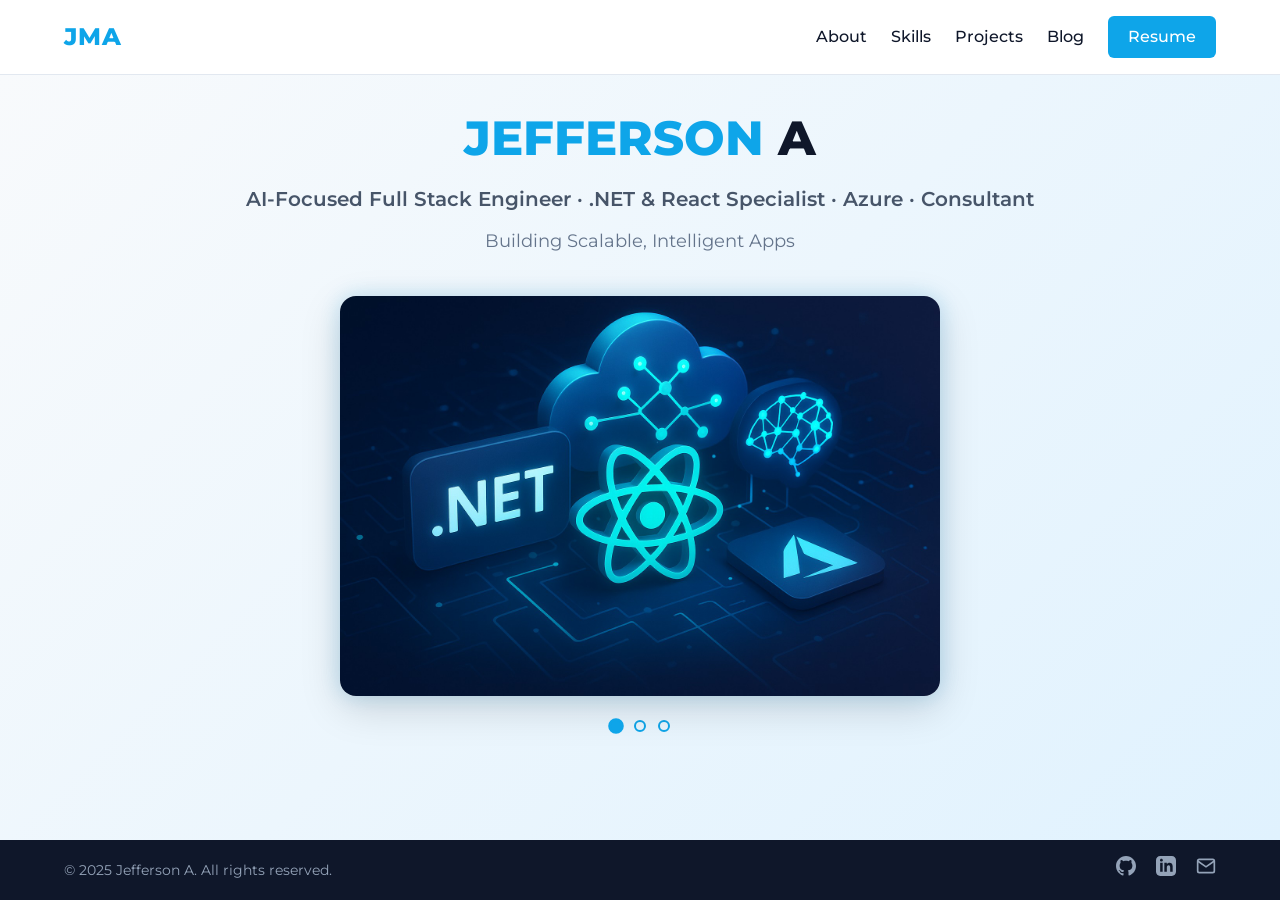
<file: index.html>
<!DOCTYPE html>
<html lang="en">

<head>
    <meta charset="utf-8" />
    <meta name="viewport" content="width=device-width, initial-scale=1" />
    <title>Jefferson A — Full Stack Engineer</title>
    <meta name="description"
        content="AI-Focused Full Stack Engineer specializing in .NET, React, Azure. Building scalable, intelligent applications." />
    <link rel="preconnect" href="https://fonts.googleapis.com" />
    <link rel="preconnect" href="https://fonts.gstatic.com" crossorigin="anonymous" />
    <link href="https://fonts.googleapis.com/css2?family=Montserrat:ital,wght@0,100..900;1,100..900&display=swap"
        rel="stylesheet" />
    <link rel="stylesheet" href="css/styles.css" />
</head>

<body class="montserrat">
    <!-- Navigation -->
    <nav class="nav" aria-label="Main navigation">
        <div class="nav-container">
            <a href="index.html" class="logo">JMA</a>
            <button class="hamburger" aria-label="Toggle menu" aria-expanded="false">
                <span class="hamburger-line"></span>
                <span class="hamburger-line"></span>
                <span class="hamburger-line"></span>
            </button>
            <div class="nav-links">
                <a href="about.html">About</a>
                <a href="skills.html">Skills</a>
                <a href="projects.html">Projects</a>
                <a href="https://joealfa.github.io/blog/" target="_blank" rel="noopener">Blog</a>
                <a href="resume/index.html" class="btn-resume">Resume</a>
            </div>
        </div>
    </nav>

    <!-- Hero Section -->
    <section class="hero-section" aria-label="Introduction">
        <div class="container">
            <div class="hero-content">
                <h1 class="hero-title">
                    <span class="brand">JEFFERSON</span> A
                </h1>
                <p class="hero-subtitle">
                    AI-Focused Full Stack Engineer · .NET & React Specialist · Azure · Consultant
                </p>
                <p class="hero-tagline">
                    Building Scalable, Intelligent Apps
                </p>

                <!-- Carousel -->
                <div class="carousel-container">
                    <div class="carousel-wrapper">
                        <div class="carousel-track">
                            <div class="carousel-slide active">
                                <img src="images/tech-stack.jpg" alt="Case Study - Scaled to 1M users, UI Mockup, Reduced latency by 40%" />
                            </div>
                            <div class="carousel-slide">
                                <img src="images/workspace.jpg" alt="Tech Stack - .NET, React, Azure, AI" />
                            </div>
                            <div class="carousel-slide">
                                <img src="images/case-study.jpg" alt="Development Workspace" />
                            </div>
                        </div>
                    </div>
                    <button class="carousel-btn prev" aria-label="Previous slide">
                        <svg width="24" height="24" viewBox="0 0 24 24" fill="none" stroke="currentColor"
                            stroke-width="2">
                            <polyline points="15 18 9 12 15 6"></polyline>
                        </svg>
                    </button>
                    <button class="carousel-btn next" aria-label="Next slide">
                        <svg width="24" height="24" viewBox="0 0 24 24" fill="none" stroke="currentColor"
                            stroke-width="2">
                            <polyline points="9 18 15 12 9 6"></polyline>
                        </svg>
                    </button>
                    <div class="carousel-indicators">
                        <button class="indicator active" data-slide="0" aria-label="Go to slide 1"></button>
                        <button class="indicator" data-slide="1" aria-label="Go to slide 2"></button>
                        <button class="indicator" data-slide="2" aria-label="Go to slide 3"></button>
                    </div>
                </div>
            </div>
        </div>
    </section>

    <!-- Footer -->
    <footer class="footer" aria-label="Footer">
        <div class="container">
            <div class="footer-content">
                <div class="footer-info">
                    <p>&copy; 2025 Jefferson A. All rights reserved.</p>
                </div>
                <div class="footer-links">
                    <a href="https://github.com/joealfa" target="_blank" rel="noopener" aria-label="GitHub Profile">
                        <svg width="20" height="20" viewBox="0 0 24 24" fill="currentColor">
                            <path
                                d="M12 0c-6.626 0-12 5.373-12 12 0 5.302 3.438 9.8 8.207 11.387.599.111.793-.261.793-.577v-2.234c-3.338.726-4.033-1.416-4.033-1.416-.546-1.387-1.333-1.756-1.333-1.756-1.089-.745.083-.729.083-.729 1.205.084 1.839 1.237 1.839 1.237 1.07 1.834 2.807 1.304 3.492.997.107-.775.418-1.305.762-1.604-2.665-.305-5.467-1.334-5.467-5.931 0-1.311.469-2.381 1.236-3.221-.124-.303-.535-1.524.117-3.176 0 0 1.008-.322 3.301 1.23.957-.266 1.983-.399 3.003-.404 1.02.005 2.047.138 3.006.404 2.291-1.552 3.297-1.23 3.297-1.23.653 1.653.242 2.874.118 3.176.77.84 1.235 1.911 1.235 3.221 0 4.609-2.807 5.624-5.479 5.921.43.372.823 1.102.823 2.222v3.293c0 .319.192.694.801.576 4.765-1.589 8.199-6.086 8.199-11.386 0-6.627-5.373-12-12-12z" />
                        </svg>
                    </a>
                    <a href="https://linkedin.com/in/joe-alf" target="_blank" rel="noopener"
                        aria-label="LinkedIn Profile">
                        <svg width="20" height="20" viewBox="0 0 24 24" fill="currentColor">
                            <path
                                d="M19 0h-14c-2.761 0-5 2.239-5 5v14c0 2.761 2.239 5 5 5h14c2.762 0 5-2.239 5-5v-14c0-2.761-2.238-5-5-5zm-11 19h-3v-11h3v11zm-1.5-12.268c-.966 0-1.75-.79-1.75-1.764s.784-1.764 1.75-1.764 1.75.79 1.75 1.764-.783 1.764-1.75 1.764zm13.5 12.268h-3v-5.604c0-3.368-4-3.113-4 0v5.604h-3v-11h3v1.765c1.396-2.586 7-2.777 7 2.476v6.759z" />
                        </svg>
                    </a>
                    <a href="mailto:here@earth.org" aria-label="Email">
                        <svg width="20" height="20" viewBox="0 0 24 24" fill="none" stroke="currentColor"
                            stroke-width="2">
                            <path d="M4 4h16c1.1 0 2 .9 2 2v12c0 1.1-.9 2-2 2H4c-1.1 0-2-.9-2-2V6c0-1.1.9-2 2-2z">
                            </path>
                            <polyline points="22,6 12,13 2,6"></polyline>
                        </svg>
                    </a>
                </div>
            </div>
        </div>
    </footer>

    <script src="js/main.js"></script>
</body>

</html>
</file>
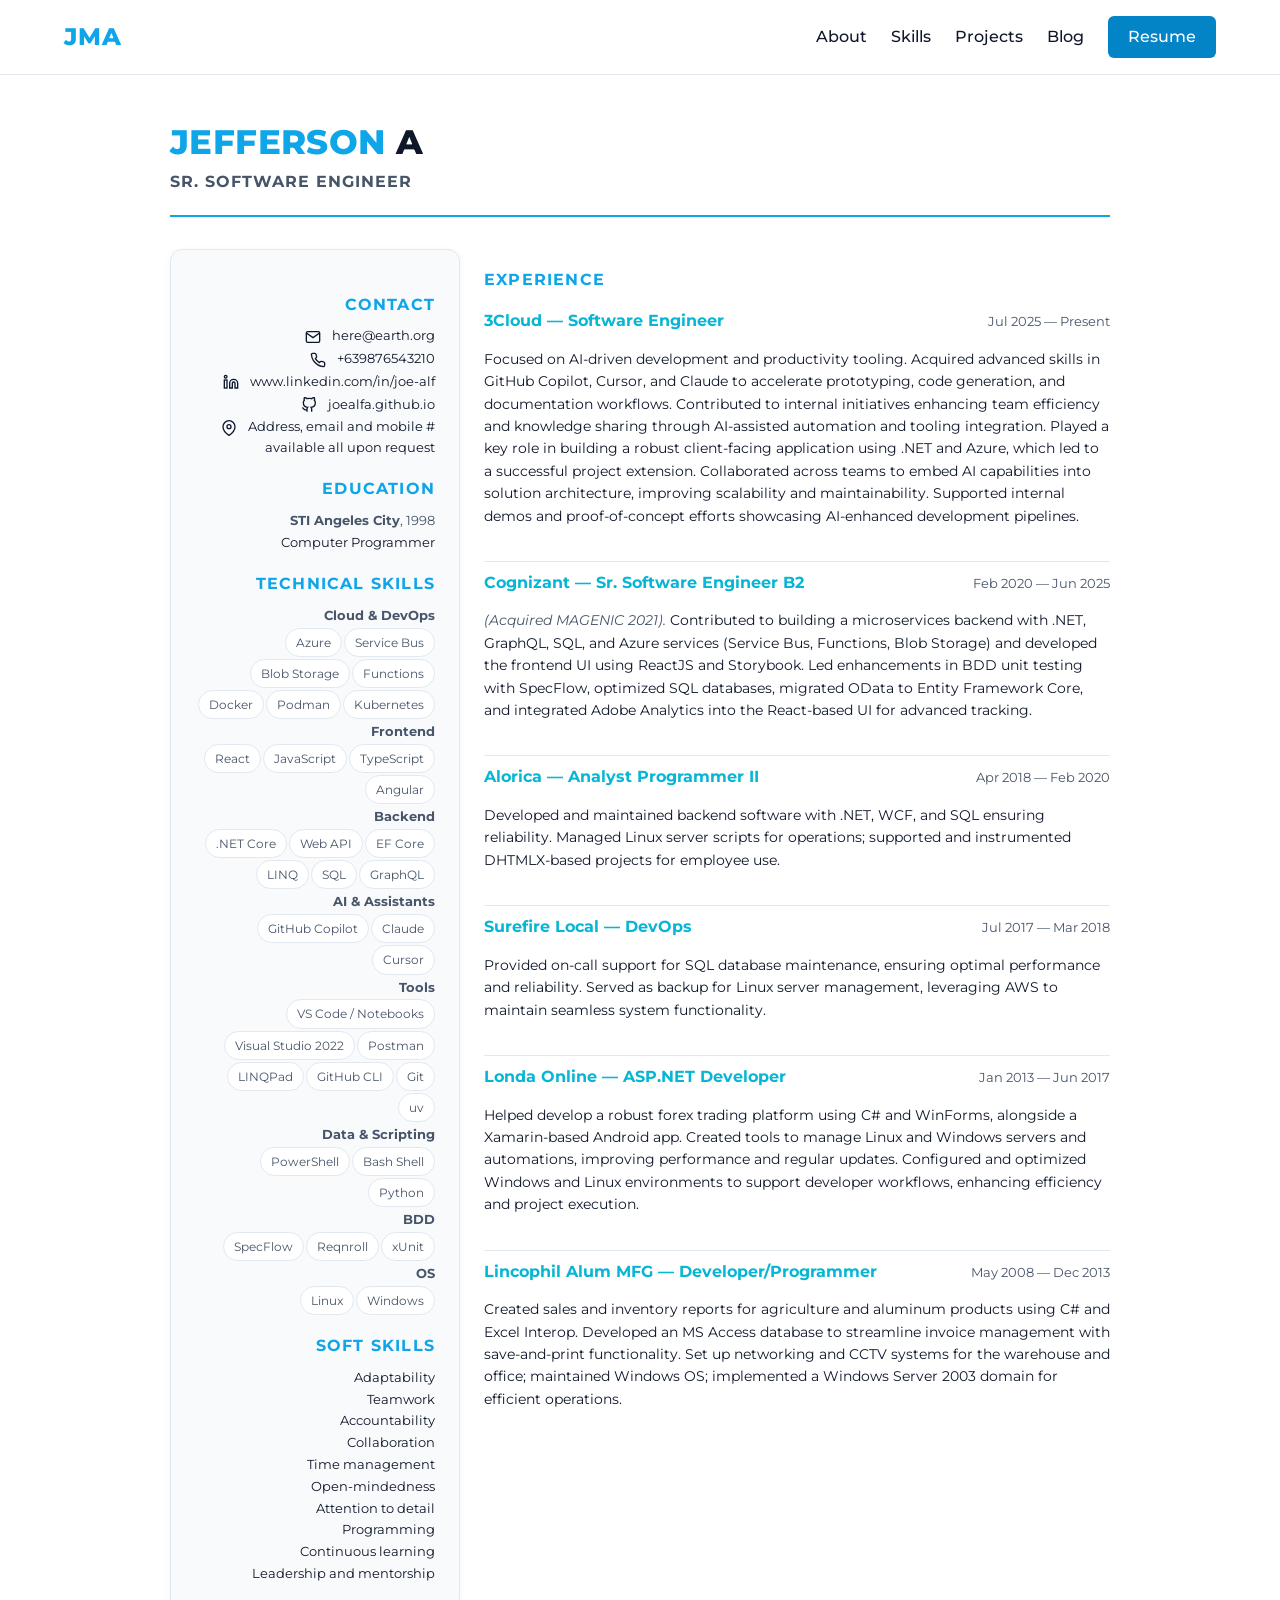
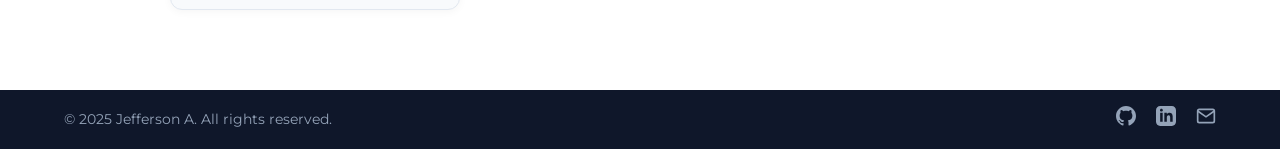
<file: resume/index.html>
<!DOCTYPE html>
<html lang="en">

<head>
  <meta charset="utf-8" />
  <meta name="viewport" content="width=device-width, initial-scale=1" />
  <title>Resume — Jefferson A</title>
  <meta name="description" content="Resume of Jefferson A, Sr. Software Engineer" />
  <link rel="preconnect" href="https://fonts.googleapis.com" />
  <link rel="preconnect" href="https://fonts.gstatic.com" crossorigin />
  <link href="https://fonts.googleapis.com/css2?family=Montserrat:ital,wght@0,100..900;1,100..900&display=swap"
    rel="stylesheet" />
  <link rel="stylesheet" href="style/style.css" />
  <script src="js/main.js"></script>
</head>

<body class="montserrat">
  <!-- Navigation (loaded from nav.html). Fallback below if fetch fails. -->
  <div id="resume-nav">
    <!-- Fallback nav (kept in sync with resume/nav.html) -->
    <nav class="nav" aria-label="Main navigation">
      <div class="nav-container">
        <a href="../index.html" class="logo">JMA</a>
        <button class="hamburger" aria-label="Toggle menu" aria-expanded="false">
          <span class="hamburger-line"></span>
          <span class="hamburger-line"></span>
          <span class="hamburger-line"></span>
        </button>
        <div class="nav-links">
          <a href="../about.html">About</a>
          <a href="../skills.html">Skills</a>
          <a href="../projects.html">Projects</a>
          <a href="https://joealfa.github.io/blog/" target="_blank" rel="noopener">Blog</a>
          <a href="#" class="btn-resume active">Resume</a>
        </div>
      </div>
    </nav>
  </div>

  <main class="page" aria-label="Resume">
    <header class="hero">
      <div class="hero-name">
        <span class="brand">JEFFERSON</span> A
      </div>
      <div class="hero-role">SR. SOFTWARE ENGINEER</div>
    </header>

    <div class="columns" role="region" aria-label="Two column layout">
      <!-- Sidebar -->
      <aside class="sidebar" aria-label="Sidebar">
        <section>
          <h2>Contact</h2>
          <address class="stack small">
            <a href="mailto:here@earth.org">
              <svg width="16" height="16" viewBox="0 0 24 24" fill="none" stroke="currentColor" stroke-width="2"
                style="vertical-align: middle; margin-right: 8px;">
                <path d="M4 4h16c1.1 0 2 .9 2 2v12c0 1.1-.9 2-2 2H4c-1.1 0-2-.9-2-2V6c0-1.1.9-2 2-2z"></path>
                <polyline points="22,6 12,13 2,6"></polyline>
              </svg>
              here@earth.org
            </a>
            <a href="tel:+639876543210">
              <svg width="16" height="16" viewBox="0 0 24 24" fill="none" stroke="currentColor" stroke-width="2"
                style="vertical-align: middle; margin-right: 8px;">
                <path
                  d="M22 16.92v3a2 2 0 0 1-2.18 2 19.79 19.79 0 0 1-8.63-3.07 19.5 19.5 0 0 1-6-6 19.79 19.79 0 0 1-3.07-8.67A2 2 0 0 1 4.11 2h3a2 2 0 0 1 2 1.72 12.84 12.84 0 0 0 .7 2.81 2 2 0 0 1-.45 2.11L8.09 9.91a16 16 0 0 0 6 6l1.27-1.27a2 2 0 0 1 2.11-.45 12.84 12.84 0 0 0 2.81.7A2 2 0 0 1 22 16.92z">
                </path>
              </svg>
              +639876543210
            </a>
            <a href="https://www.linkedin.com/in/joe-alf" target="_blank" rel="noopener">
              <svg width="16" height="16" viewBox="0 0 24 24" fill="none" stroke="currentColor" stroke-width="2"
                style="vertical-align: middle; margin-right: 8px;">
                <path d="M16 8a6 6 0 0 1 6 6v7h-4v-7a2 2 0 0 0-2-2 2 2 0 0 0-2 2v7h-4v-7a6 6 0 0 1 6-6z"></path>
                <rect x="2" y="9" width="4" height="12"></rect>
                <circle cx="4" cy="4" r="2"></circle>
              </svg>
              www.linkedin.com/in/joe-alf
            </a>
            <a href="https://joealfa.github.io" target="_blank" rel="noopener">
              <svg width="16" height="16" viewBox="0 0 24 24" fill="none" stroke="currentColor" stroke-width="2"
                style="vertical-align: middle; margin-right: 8px;">
                <path
                  d="M9 19c-5 1.5-5-2.5-7-3m14 6v-3.87a3.37 3.37 0 0 0-.94-2.61c3.14-.35 6.44-1.54 6.44-7A5.44 5.44 0 0 0 20 4.77 5.07 5.07 0 0 0 19.91 1S18.73.65 16 2.48a13.38 13.38 0 0 0-7 0C6.27.65 5.09 1 5.09 1A5.07 5.07 0 0 0 5 4.77a5.44 5.44 0 0 0-1.5 3.78c0 5.42 3.3 6.61 6.44 7A3.37 3.37 0 0 0 9 18.13V22">
                </path>
              </svg>
              joealfa.github.io
            </a>
            <span>
              <svg width="16" height="16" viewBox="0 0 24 24" fill="none" stroke="currentColor" stroke-width="2"
                style="vertical-align: middle; margin-right: 8px;">
                <path d="M21 10c0 7-9 13-9 13s-9-6-9-13a9 9 0 0 1 18 0z"></path>
                <circle cx="12" cy="10" r="3"></circle>
              </svg>
              Address, email and mobile # available all upon request
            </span>
          </address>
        </section>

        <section>
          <h2>Education</h2>
          <div class="stack small">
            <div class="muted"><strong>STI Angeles City</strong>, 1998</div>
            <div>Computer Programmer</div>
          </div>
        </section>

        <section>
          <h2>Technical Skills</h2>
          <div class="stack small">
            <div>
              <div class="muted"><strong>Cloud & DevOps</strong></div>
              <div class="pillset">
                <span class="pill">Azure</span>
                <span class="pill">Service Bus</span>
                <span class="pill">Blob Storage</span>
                <span class="pill">Functions</span>
                <span class="pill">Docker</span>
                <span class="pill">Podman</span>
                <span class="pill">Kubernetes</span>
              </div>
            </div>

            <div>
              <div class="muted"><strong>Frontend</strong></div>
              <div class="pillset">
                <span class="pill">React</span>
                <span class="pill">JavaScript</span>
                <span class="pill">TypeScript</span>
                <span class="pill">Angular</span>
              </div>
            </div>

            <div>
              <div class="muted"><strong>Backend</strong></div>
              <div class="pillset">
                <span class="pill">.NET Core</span>
                <span class="pill">Web API</span>
                <span class="pill">EF Core</span>
                <span class="pill">LINQ</span>
                <span class="pill">SQL</span>
                <span class="pill">GraphQL</span>
              </div>
            </div>

            <div>
              <div class="muted"><strong>AI & Assistants</strong></div>
              <div class="pillset">
                <span class="pill">GitHub Copilot</span>
                <span class="pill">Claude</span>
                <span class="pill">Cursor</span>
              </div>
            </div>

            <div>
              <div class="muted"><strong>Tools</strong></div>
              <div class="pillset">
                <span class="pill">VS Code / Notebooks</span>
                <span class="pill">Visual Studio 2022</span>
                <span class="pill">Postman</span>
                <span class="pill">LINQPad</span>
                <span class="pill">GitHub CLI</span>
                <span class="pill">Git</span>
                <span class="pill">uv</span>
              </div>
            </div>

            <div>
              <div class="muted"><strong>Data & Scripting</strong></div>
              <div class="pillset">
                <span class="pill">PowerShell</span>
                <span class="pill">Bash Shell</span>
                <span class="pill">Python</span>
              </div>
            </div>

            <div>
              <div class="muted"><strong>BDD</strong></div>
              <div class="pillset">
                <span class="pill">SpecFlow</span>
                <span class="pill">Reqnroll</span>
                <span class="pill">xUnit</span>
              </div>
            </div>

            <div>
              <div class="muted"><strong>OS</strong></div>
              <div class="pillset">
                <span class="pill">Linux</span>
                <span class="pill">Windows</span>
              </div>
            </div>
          </div>
        </section>

        <section>
          <h2>Soft Skills</h2>
          <ul class="small">
            <li>Adaptability</li>
            <li>Teamwork</li>
            <li>Accountability</li>
            <li>Collaboration</li>
            <li>Time management</li>
            <li>Open&hyphen;mindedness</li>
            <li>Attention to detail</li>
            <li>Programming</li>
            <li>Continuous learning</li>
            <li>Leadership and mentorship</li>
          </ul>
        </section>
      </aside>

      <!-- Main content -->
      <section class="main" aria-label="Experience">
        <h2>Experience</h2>

        <article class="exp">
          <div class="row">
            <h3>3Cloud — Software Engineer</h3>
            <div class="muted small">Jul 2025 — Present</div>
          </div>
          <p>
            Focused on AI-driven development and productivity tooling.
            Acquired advanced skills in GitHub Copilot, Cursor, and Claude to
            accelerate prototyping, code generation, and documentation
            workflows. Contributed to internal initiatives enhancing team
            efficiency and knowledge sharing through AI-assisted automation
            and tooling integration. Played a key role in building a robust
            client-facing application using .NET and Azure, which led to a
            successful project extension. Collaborated across teams to embed
            AI capabilities into solution architecture, improving scalability
            and maintainability. Supported internal demos and proof-of-concept
            efforts showcasing AI-enhanced development pipelines.
          </p>
        </article>

        <article class="exp">
          <div class="row">
            <h3>Cognizant — Sr. Software Engineer B2</h3>
            <div class="muted small">Feb 2020 — Jun 2025</div>
          </div>
          <p>
            <em class="muted">(Acquired MAGENIC 2021).</em> Contributed to
            building a microservices backend with .NET, GraphQL, SQL, and
            Azure services (Service Bus, Functions, Blob Storage) and
            developed the frontend UI using ReactJS and Storybook. Led
            enhancements in BDD unit testing with SpecFlow, optimized SQL
            databases, migrated OData to Entity Framework Core, and integrated
            Adobe Analytics into the React&hyphen;based UI for advanced
            tracking.
          </p>
        </article>

        <article class="exp">
          <div class="row">
            <h3>Alorica — Analyst Programmer II</h3>
            <div class="muted small">Apr 2018 — Feb 2020</div>
          </div>
          <p>
            Developed and maintained backend software with .NET, WCF, and SQL
            ensuring reliability. Managed Linux server scripts for operations;
            supported and instrumented DHTMLX&hyphen;based projects for
            employee use.
          </p>
        </article>

        <article class="exp">
          <div class="row">
            <h3>Surefire Local — DevOps</h3>
            <div class="muted small">Jul 2017 — Mar 2018</div>
          </div>
          <p>
            Provided on&hyphen;call support for SQL database maintenance,
            ensuring optimal performance and reliability. Served as backup for
            Linux server management, leveraging AWS to maintain seamless
            system functionality.
          </p>
        </article>

        <article class="exp">
          <div class="row">
            <h3>Londa Online — ASP.NET Developer</h3>
            <div class="muted small">Jan 2013 — Jun 2017</div>
          </div>
          <p>
            Helped develop a robust forex trading platform using C# and
            WinForms, alongside a Xamarin&hyphen;based Android app. Created
            tools to manage Linux and Windows servers and automations,
            improving performance and regular updates. Configured and
            optimized Windows and Linux environments to support developer
            workflows, enhancing efficiency and project execution.
          </p>
        </article>

        <article class="exp">
          <div class="row">
            <h3>Lincophil Alum MFG — Developer/Programmer</h3>
            <div class="muted small">May 2008 — Dec 2013</div>
          </div>
          <p>
            Created sales and inventory reports for agriculture and aluminum
            products using C# and Excel Interop. Developed an MS Access
            database to streamline invoice management with
            save&hyphen;and&hyphen;print functionality. Set up networking and
            CCTV systems for the warehouse and office; maintained Windows OS;
            implemented a Windows Server 2003 domain for efficient operations.
          </p>
        </article>
      </section>
    </div>
  </main>

  <!-- Footer -->
  <footer class="footer" aria-label="Footer">
    <div class="container">
      <div class="footer-content">
        <div class="footer-info">
          <p>&copy; 2025 Jefferson A. All rights reserved.</p>
        </div>
        <div class="footer-links">
          <a href="https://github.com/joealfa" target="_blank" rel="noopener" aria-label="GitHub Profile">
            <svg width="20" height="20" viewBox="0 0 24 24" fill="currentColor">
              <path
                d="M12 0c-6.626 0-12 5.373-12 12 0 5.302 3.438 9.8 8.207 11.387.599.111.793-.261.793-.577v-2.234c-3.338.726-4.033-1.416-4.033-1.416-.546-1.387-1.333-1.756-1.333-1.756-1.089-.745.083-.729.083-.729 1.205.084 1.839 1.237 1.839 1.237 1.07 1.834 2.807 1.304 3.492.997.107-.775.418-1.305.762-1.604-2.665-.305-5.467-1.334-5.467-5.931 0-1.311.469-2.381 1.236-3.221-.124-.303-.535-1.524.117-3.176 0 0 1.008-.322 3.301 1.23.957-.266 1.983-.399 3.003-.404 1.02.005 2.047.138 3.006.404 2.291-1.552 3.297-1.23 3.297-1.23.653 1.653.242 2.874.118 3.176.77.84 1.235 1.911 1.235 3.221 0 4.609-2.807 5.624-5.479 5.921.43.372.823 1.102.823 2.222v3.293c0 .319.192.694.801.576 4.765-1.589 8.199-6.086 8.199-11.386 0-6.627-5.373-12-12-12z" />
            </svg>
          </a>
          <a href="https://linkedin.com/in/joe-alf" target="_blank" rel="noopener" aria-label="LinkedIn Profile">
            <svg width="20" height="20" viewBox="0 0 24 24" fill="currentColor">
              <path
                d="M19 0h-14c-2.761 0-5 2.239-5 5v14c0 2.761 2.239 5 5 5h14c2.762 0 5-2.239 5-5v-14c0-2.761-2.238-5-5-5zm-11 19h-3v-11h3v11zm-1.5-12.268c-.966 0-1.75-.79-1.75-1.764s.784-1.764 1.75-1.764 1.75.79 1.75 1.764-.783 1.764-1.75 1.764zm13.5 12.268h-3v-5.604c0-3.368-4-3.113-4 0v5.604h-3v-11h3v1.765c1.396-2.586 7-2.777 7 2.476v6.759z" />
            </svg>
          </a>
          <a href="mailto:here@earth.org" aria-label="Email">
            <svg width="20" height="20" viewBox="0 0 24 24" fill="none" stroke="currentColor" stroke-width="2">
              <path d="M4 4h16c1.1 0 2 .9 2 2v12c0 1.1-.9 2-2 2H4c-1.1 0-2-.9-2-2V6c0-1.1.9-2 2-2z"></path>
              <polyline points="22,6 12,13 2,6"></polyline>
            </svg>
          </a>
        </div>
      </div>
    </div>
  </footer>
</body>

</html>
</file>
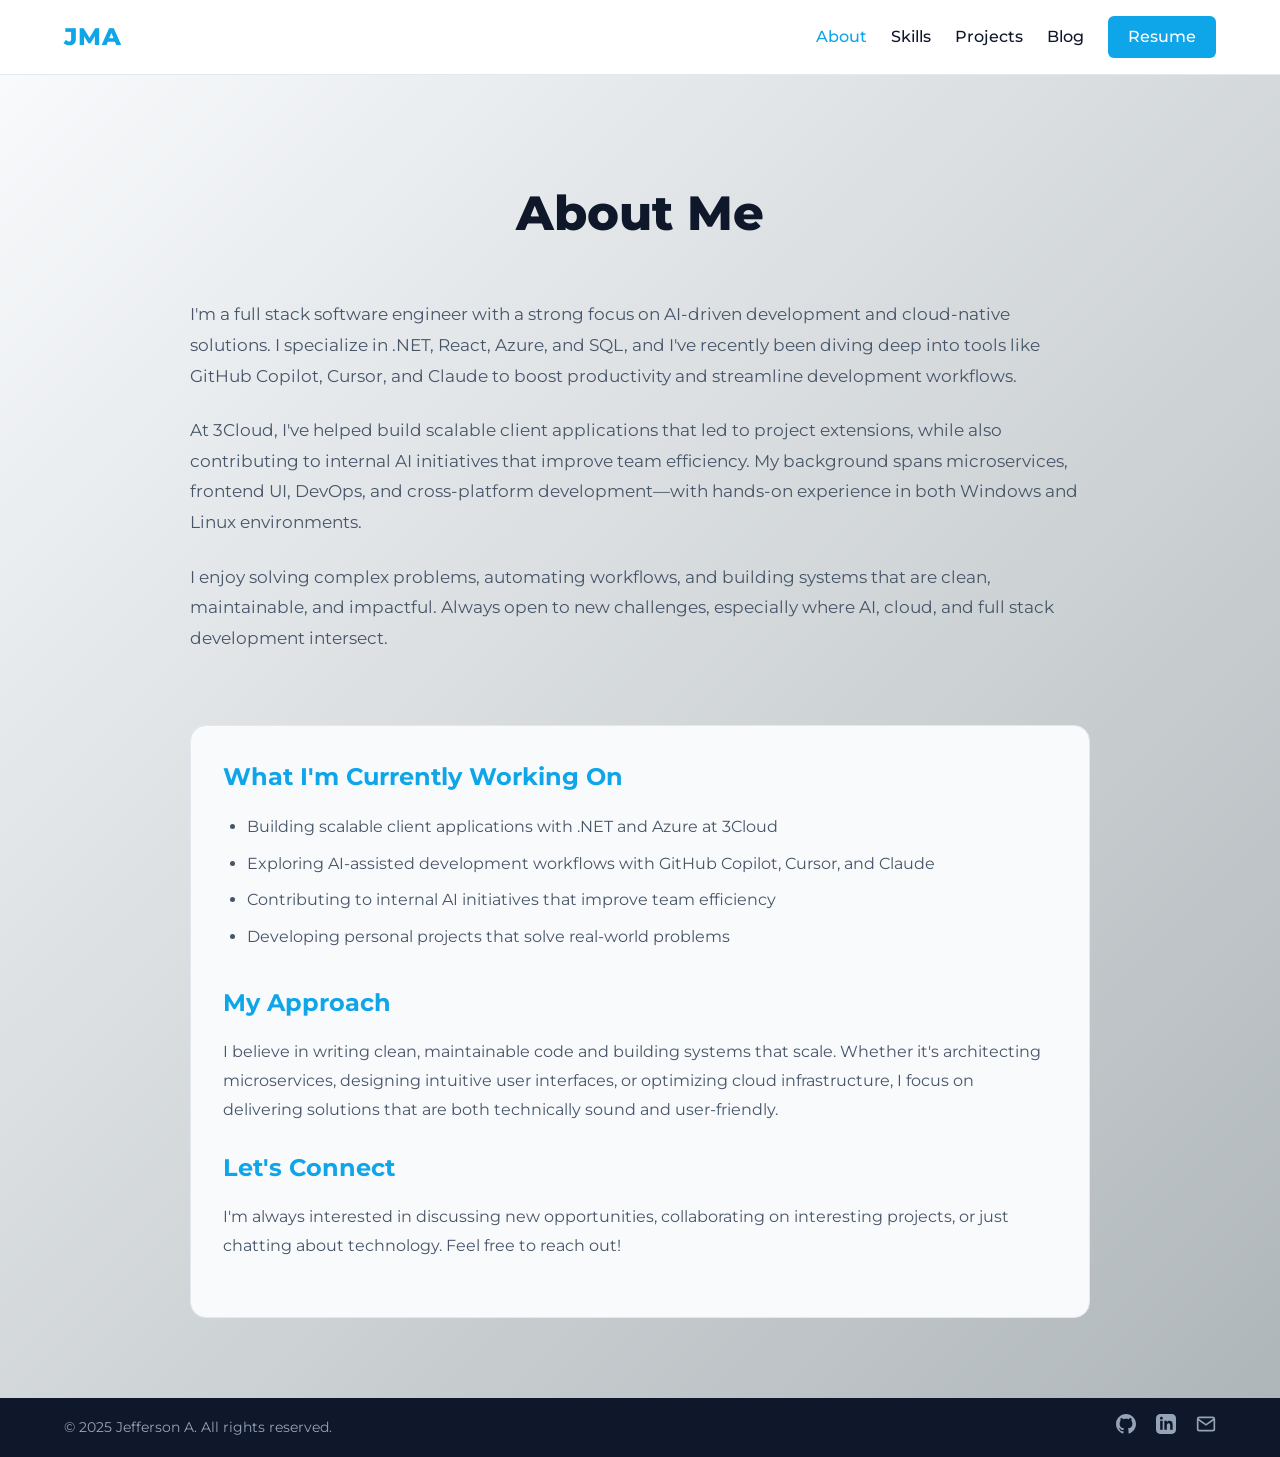
<file: about.html>
<!DOCTYPE html>
<html lang="en">

<head>
    <meta charset="utf-8" />
    <meta name="viewport" content="width=device-width, initial-scale=1" />
    <title>About — Jefferson A</title>
    <meta name="description"
        content="Learn more about Jefferson A, AI-Focused Full Stack Engineer specializing in .NET, React, and Azure." />
    <link rel="preconnect" href="https://fonts.googleapis.com" />
    <link rel="preconnect" href="https://fonts.gstatic.com" crossorigin="anonymous" />
    <link href="https://fonts.googleapis.com/css2?family=Montserrat:ital,wght@0,100..900;1,100..900&display=swap"
        rel="stylesheet" />
    <link rel="stylesheet" href="css/styles.css" />
</head>

<body class="montserrat">
    <!-- Navigation -->
    <nav class="nav" aria-label="Main navigation">
        <div class="nav-container">
            <a href="index.html" class="logo">JMA</a>
            <button class="hamburger" aria-label="Toggle menu" aria-expanded="false">
                <span class="hamburger-line"></span>
                <span class="hamburger-line"></span>
                <span class="hamburger-line"></span>
            </button>
            <div class="nav-links">
                <a href="about.html" style="color: var(--brand);">About</a>
                <a href="skills.html">Skills</a>
                <a href="projects.html">Projects</a>
                <a href="https://joealfa.github.io/blog/" target="_blank" rel="noopener">Blog</a>
                <a href="resume/index.html" class="btn-resume">Resume</a>
            </div>
        </div>
    </nav>

    <!-- About Section -->
    <section class="about-page" aria-label="About Me">
        <div class="container">
            <h1 class="page-title">About Me</h1>
            <div class="about-content">
                <div class="about-text">
                    <p>
                        I'm a full stack software engineer with a strong focus on AI-driven development and
                        cloud-native solutions. I specialize in .NET, React, Azure, and SQL, and I've recently
                        been diving deep into tools like GitHub Copilot, Cursor, and Claude to boost productivity
                        and streamline development workflows.
                    </p>
                    <p>
                        At 3Cloud, I've helped build scalable client applications that led to project extensions,
                        while also contributing to internal AI initiatives that improve team efficiency. My background
                        spans microservices, frontend UI, DevOps, and cross-platform development—with hands-on
                        experience in both Windows and Linux environments.
                    </p>
                    <p>
                        I enjoy solving complex problems, automating workflows, and building systems that are clean,
                        maintainable, and impactful. Always open to new challenges, especially where AI, cloud, and
                        full stack development intersect.
                    </p>
                </div>

                <div class="about-highlights">
                    <h2>What I'm Currently Working On</h2>
                    <ul>
                        <li>Building scalable client applications with .NET and Azure at 3Cloud</li>
                        <li>Exploring AI-assisted development workflows with GitHub Copilot, Cursor, and Claude</li>
                        <li>Contributing to internal AI initiatives that improve team efficiency</li>
                        <li>Developing personal projects that solve real-world problems</li>
                    </ul>

                    <h2>My Approach</h2>
                    <p>
                        I believe in writing clean, maintainable code and building systems that scale. Whether it's
                        architecting microservices, designing intuitive user interfaces, or optimizing cloud
                        infrastructure, I focus on delivering solutions that are both technically sound and
                        user-friendly.
                    </p>

                    <h2>Let's Connect</h2>
                    <p>
                        I'm always interested in discussing new opportunities, collaborating on interesting projects,
                        or just chatting about technology. Feel free to reach out!
                    </p>
                </div>
            </div>
        </div>
    </section>

    <!-- Footer -->
    <footer class="footer" aria-label="Footer">
        <div class="container">
            <div class="footer-content">
                <div class="footer-info">
                    <p>&copy; 2025 Jefferson A. All rights reserved.</p>
                </div>
                <div class="footer-links">
                    <a href="https://github.com/joealfa" target="_blank" rel="noopener" aria-label="GitHub Profile">
                        <svg width="20" height="20" viewBox="0 0 24 24" fill="currentColor">
                            <path
                                d="M12 0c-6.626 0-12 5.373-12 12 0 5.302 3.438 9.8 8.207 11.387.599.111.793-.261.793-.577v-2.234c-3.338.726-4.033-1.416-4.033-1.416-.546-1.387-1.333-1.756-1.333-1.756-1.089-.745.083-.729.083-.729 1.205.084 1.839 1.237 1.839 1.237 1.07 1.834 2.807 1.304 3.492.997.107-.775.418-1.305.762-1.604-2.665-.305-5.467-1.334-5.467-5.931 0-1.311.469-2.381 1.236-3.221-.124-.303-.535-1.524.117-3.176 0 0 1.008-.322 3.301 1.23.957-.266 1.983-.399 3.003-.404 1.02.005 2.047.138 3.006.404 2.291-1.552 3.297-1.23 3.297-1.23.653 1.653.242 2.874.118 3.176.77.84 1.235 1.911 1.235 3.221 0 4.609-2.807 5.624-5.479 5.921.43.372.823 1.102.823 2.222v3.293c0 .319.192.694.801.576 4.765-1.589 8.199-6.086 8.199-11.386 0-6.627-5.373-12-12-12z" />
                        </svg>
                    </a>
                    <a href="https://linkedin.com/in/joe-alf" target="_blank" rel="noopener"
                        aria-label="LinkedIn Profile">
                        <svg width="20" height="20" viewBox="0 0 24 24" fill="currentColor">
                            <path
                                d="M19 0h-14c-2.761 0-5 2.239-5 5v14c0 2.761 2.239 5 5 5h14c2.762 0 5-2.239 5-5v-14c0-2.761-2.238-5-5-5zm-11 19h-3v-11h3v11zm-1.5-12.268c-.966 0-1.75-.79-1.75-1.764s.784-1.764 1.75-1.764 1.75.79 1.75 1.764-.783 1.764-1.75 1.764zm13.5 12.268h-3v-5.604c0-3.368-4-3.113-4 0v5.604h-3v-11h3v1.765c1.396-2.586 7-2.777 7 2.476v6.759z" />
                        </svg>
                    </a>
                    <a href="mailto:here@earth.org" aria-label="Email">
                        <svg width="20" height="20" viewBox="0 0 24 24" fill="none" stroke="currentColor"
                            stroke-width="2">
                            <path d="M4 4h16c1.1 0 2 .9 2 2v12c0 1.1-.9 2-2 2H4c-1.1 0-2-.9-2-2V6c0-1.1.9-2 2-2z">
                            </path>
                            <polyline points="22,6 12,13 2,6"></polyline>
                        </svg>
                    </a>
                </div>
            </div>
        </div>
    </footer>

    <script src="js/main.js"></script>
</body>

</html>
</file>
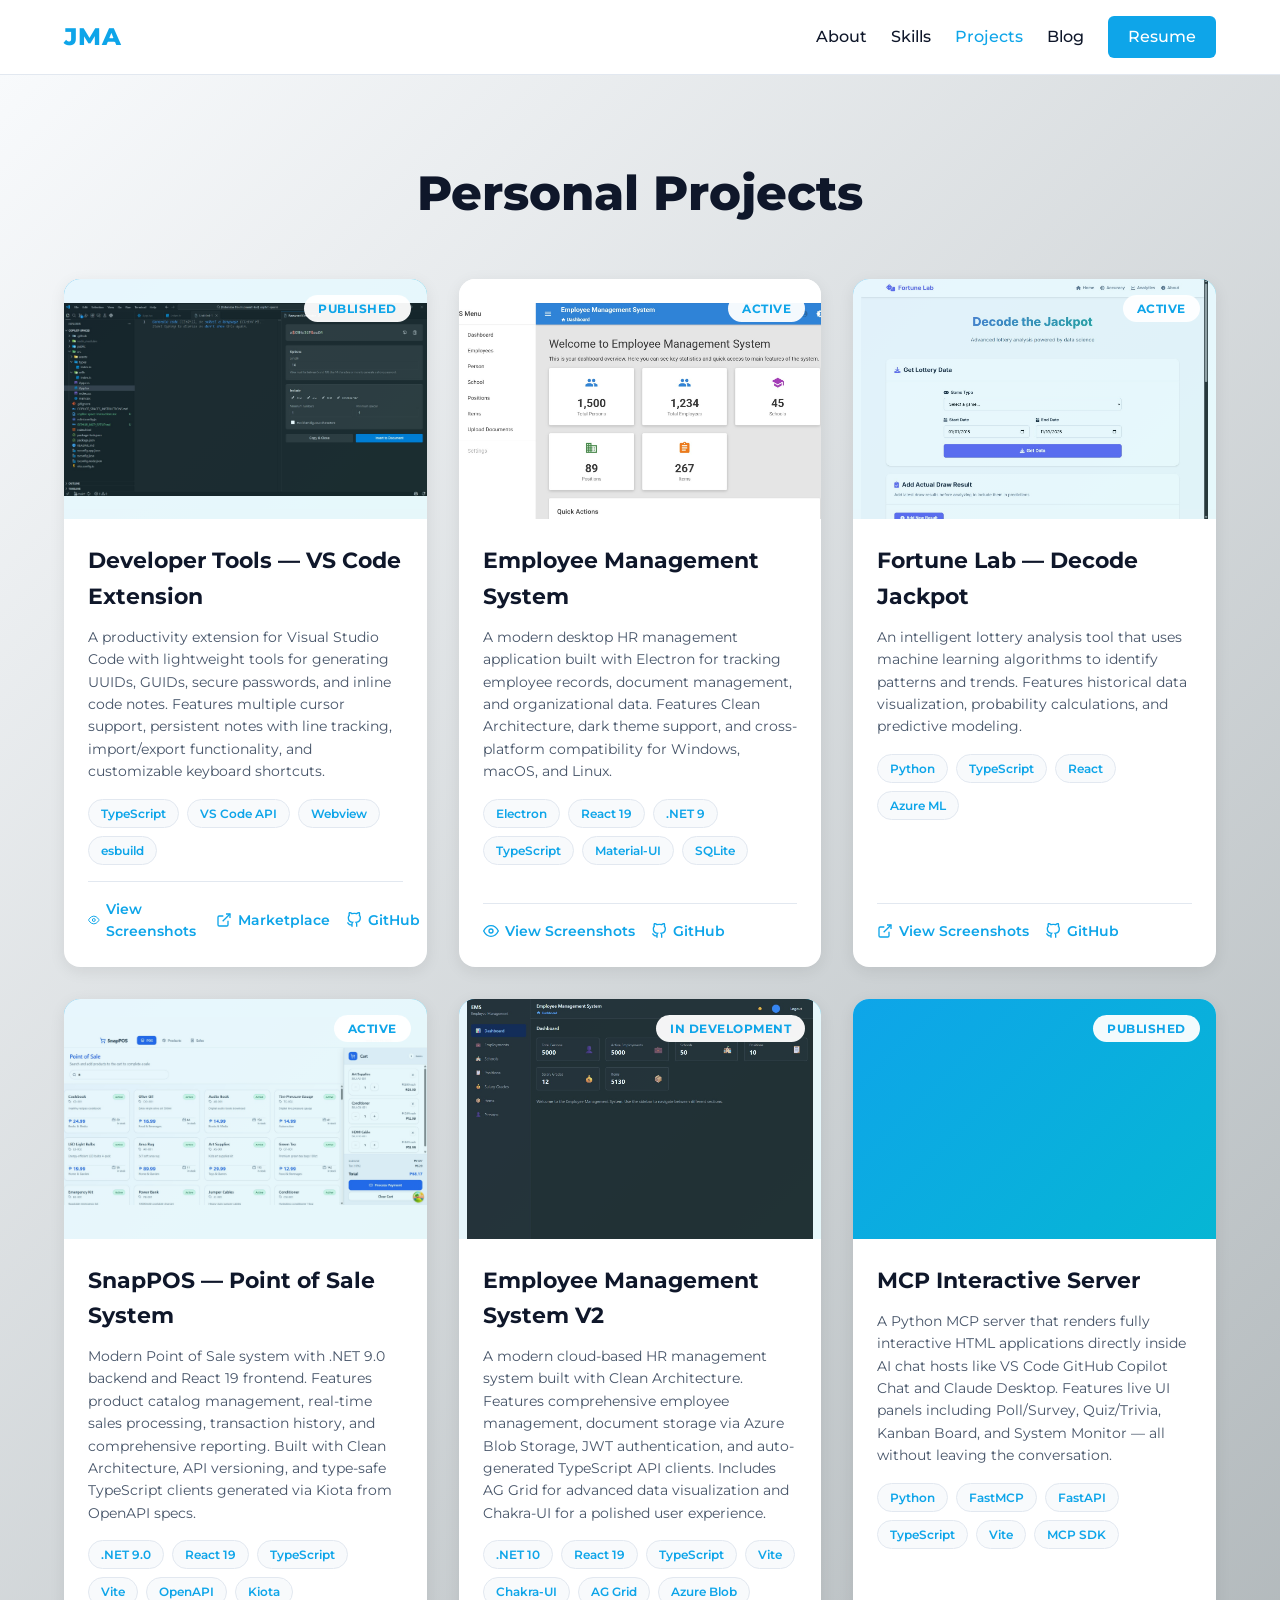
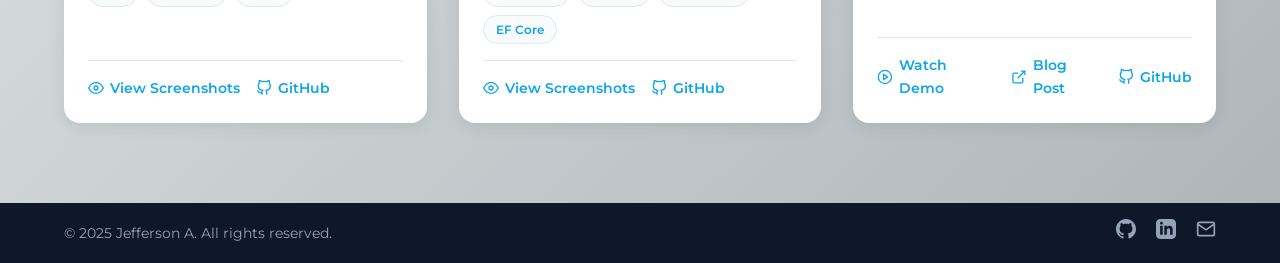
<file: projects.html>
<!DOCTYPE html>
<html lang="en">

<head>
    <meta charset="utf-8" />
    <meta name="viewport" content="width=device-width, initial-scale=1" />
    <title>Projects — Jefferson A</title>
    <meta name="description" content="Personal projects by Jefferson A - Full Stack Engineer" />
    <link rel="preconnect" href="https://fonts.googleapis.com" />
    <link rel="preconnect" href="https://fonts.gstatic.com" crossorigin="anonymous" />
    <link href="https://fonts.googleapis.com/css2?family=Montserrat:ital,wght@0,100..900;1,100..900&display=swap"
        rel="stylesheet" />
    <link rel="stylesheet" href="css/styles.css" />
</head>

<body class="montserrat">
    <!-- Navigation -->
    <nav class="nav" aria-label="Main navigation">
        <div class="nav-container">
            <a href="index.html" class="logo">JMA</a>
            <button class="hamburger" aria-label="Toggle menu" aria-expanded="false">
                <span class="hamburger-line"></span>
                <span class="hamburger-line"></span>
                <span class="hamburger-line"></span>
            </button>
            <div class="nav-links">
                <a href="about.html">About</a>
                <a href="skills.html">Skills</a>
                <a href="projects.html" style="color: var(--brand);">Projects</a>
                <a href="https://joealfa.github.io/blog/" target="_blank" rel="noopener">Blog</a>
                <a href="resume/index.html" class="btn-resume">Resume</a>
            </div>
        </div>
    </nav>

    <!-- Projects Section -->
    <section class="projects-section" aria-label="Personal Projects">
        <div class="container">
            <h1 class="page-title">Personal Projects</h1>
            <div class="projects-grid">

                <!-- Project 1: Developer Tools VS Code Extension -->
                <article class="project-card">
                    <div class="project-image" style="cursor: pointer;" onclick="openDevToolsModal()">
                        <img src="images/dev-tools-generate-password.jpg" alt="Developer Tools VS Code Extension" loading="lazy" />
                        <div class="project-overlay">
                            <span class="project-status">Published</span>
                        </div>
                    </div>
                    <div class="project-content">
                        <h3 class="project-title">Developer Tools — VS Code Extension</h3>
                        <p class="project-description">
                            A productivity extension for Visual Studio Code with lightweight tools for generating 
                            UUIDs, GUIDs, secure passwords, and inline code notes. Features multiple cursor support, 
                            persistent notes with line tracking, import/export functionality, and customizable 
                            keyboard shortcuts.
                        </p>
                        <div class="project-tech">
                            <span class="tech-badge">TypeScript</span>
                            <span class="tech-badge">VS Code API</span>
                            <span class="tech-badge">Webview</span>
                            <span class="tech-badge">esbuild</span>
                        </div>
                        <div class="project-links">
                            <a href="#" class="project-link" onclick="openDevToolsModal(); return false;"
                                aria-label="View Developer Tools screenshots">
                                <svg width="16" height="16" viewBox="0 0 24 24" fill="none" stroke="currentColor"
                                    stroke-width="2">
                                    <path d="M1 12s4-8 11-8 11 8 11 8-4 8-11 8-11-8-11-8z"></path>
                                    <circle cx="12" cy="12" r="3"></circle>
                                </svg>
                                View Screenshots
                            </a>
                            <a href="https://marketplace.visualstudio.com/items?itemName=joealfa.developer-utilities" 
                                class="project-link" target="_blank" rel="noopener" 
                                aria-label="View Developer Tools on VS Code Marketplace">
                                <svg width="16" height="16" viewBox="0 0 24 24" fill="none" stroke="currentColor"
                                    stroke-width="2">
                                    <path d="M18 13v6a2 2 0 0 1-2 2H5a2 2 0 0 1-2-2V8a2 2 0 0 1 2-2h6"></path>
                                    <polyline points="15 3 21 3 21 9"></polyline>
                                    <line x1="10" y1="14" x2="21" y2="3"></line>
                                </svg>
                                Marketplace
                            </a>
                            <a href="https://github.com/joealfa/developer-tools" class="project-link" target="_blank"
                                rel="noopener" aria-label="View Developer Tools source code">
                                <svg width="16" height="16" viewBox="0 0 24 24" fill="none" stroke="currentColor"
                                    stroke-width="2">
                                    <path
                                        d="M9 19c-5 1.5-5-2.5-7-3m14 6v-3.87a3.37 3.37 0 0 0-.94-2.61c3.14-.35 6.44-1.54 6.44-7A5.44 5.44 0 0 0 20 4.77 5.07 5.07 0 0 0 19.91 1S18.73.65 16 2.48a13.38 13.38 0 0 0-7 0C6.27.65 5.09 1 5.09 1A5.07 5.07 0 0 0 5 4.77a5.44 5.44 0 0 0-1.5 3.78c0 5.42 3.3 6.61 6.44 7A3.37 3.37 0 0 0 9 18.13V22">
                                    </path>
                                </svg>
                                GitHub
                            </a>
                        </div>
                    </div>
                </article>

                <!-- Project 2: Employee Management System -->
                <article class="project-card">
                    <div class="project-image" style="cursor: pointer; background: white;" onclick="openEMSModal()">
                        <img class="ems-image" src="images/ems-dashboard.jpg" alt="Employee Management System" loading="lazy"
                            style="width: 100%; height: 100%; background: #fff; display: block;" />
                        <div class="project-overlay">
                            <span class="project-status">Active</span>
                        </div>
                    </div>
                    <div class="project-content">
                        <h3 class="project-title">Employee Management System</h3>
                        <p class="project-description">
                            A modern desktop HR management application built with Electron for tracking employee
                            records, document management, and organizational data. Features Clean Architecture,
                            dark theme support, and cross-platform compatibility for Windows, macOS, and Linux.
                        </p>
                        <div class="project-tech">
                            <span class="tech-badge">Electron</span>
                            <span class="tech-badge">React 19</span>
                            <span class="tech-badge">.NET 9</span>
                            <span class="tech-badge">TypeScript</span>
                            <span class="tech-badge">Material-UI</span>
                            <span class="tech-badge">SQLite</span>
                        </div>
                        <div class="project-links">
                            <a href="#" class="project-link" onclick="openEMSModal(); return false;"
                                aria-label="View Employee Management System screenshots">
                                <svg width="16" height="16" viewBox="0 0 24 24" fill="none" stroke="currentColor"
                                    stroke-width="2">
                                    <path d="M1 12s4-8 11-8 11 8 11 8-4 8-11 8-11-8-11-8z"></path>
                                    <circle cx="12" cy="12" r="3"></circle>
                                </svg>
                                View Screenshots
                            </a>
                            <a href="https://github.com/joealfa/ems-project" class="project-link" target="_blank"
                                rel="noopener" aria-label="View Employee Management System source code">
                                <svg width="16" height="16" viewBox="0 0 24 24" fill="none" stroke="currentColor"
                                    stroke-width="2">
                                    <path
                                        d="M9 19c-5 1.5-5-2.5-7-3m14 6v-3.87a3.37 3.37 0 0 0-.94-2.61c3.14-.35 6.44-1.54 6.44-7A5.44 5.44 0 0 0 20 4.77 5.07 5.07 0 0 0 19.91 1S18.73.65 16 2.48a13.38 13.38 0 0 0-7 0C6.27.65 5.09 1 5.09 1A5.07 5.07 0 0 0 5 4.77a5.44 5.44 0 0 0-1.5 3.78c0 5.42 3.3 6.61 6.44 7A3.37 3.37 0 0 0 9 18.13V22">
                                    </path>
                                </svg>
                                GitHub
                            </a>
                        </div>
                    </div>
                </article>

                <!-- Project 3: Fortune Lab -->
                <article class="project-card">
                    <div class="project-image" style="cursor: pointer;" onclick="openFortuneLabModal()">
                        <img src="images/flab-decode-jackpot.jpg" alt="Fortune Lab - Decode Jackpot" loading="lazy" />
                        <div class="project-overlay">
                            <span class="project-status">Active</span>
                        </div>
                    </div>
                    <div class="project-content">
                        <h3 class="project-title">Fortune Lab — Decode Jackpot</h3>
                        <p class="project-description">
                            An intelligent lottery analysis tool that uses machine learning algorithms to identify
                            patterns and trends. Features historical data visualization, probability calculations,
                            and predictive modeling.
                        </p>
                        <div class="project-tech">
                            <span class="tech-badge">Python</span>
                            <span class="tech-badge">TypeScript</span>
                            <span class="tech-badge">React</span>
                            <span class="tech-badge">Azure ML</span>
                        </div>
                        <div class="project-links">
                            <a href="#" class="project-link" onclick="openFortuneLabModal(); return false;"
                                aria-label="View Fortune Lab screenshots">
                                <svg width="16" height="16" viewBox="0 0 24 24" fill="none" stroke="currentColor"
                                    stroke-width="2">
                                    <path d="M18 13v6a2 2 0 0 1-2 2H5a2 2 0 0 1-2-2V8a2 2 0 0 1 2-2h6"></path>
                                    <polyline points="15 3 21 3 21 9"></polyline>
                                    <line x1="10" y1="14" x2="21" y2="3"></line>
                                </svg>
                                View Screenshots
                            </a>
                            <a href="https://github.com/joealfa/flab-decode-jackpot" class="project-link"
                                target="_blank" rel="noopener" aria-label="View Fortune Lab source code">
                                <svg width="16" height="16" viewBox="0 0 24 24" fill="none" stroke="currentColor"
                                    stroke-width="2">
                                    <path
                                        d="M9 19c-5 1.5-5-2.5-7-3m14 6v-3.87a3.37 3.37 0 0 0-.94-2.61c3.14-.35 6.44-1.54 6.44-7A5.44 5.44 0 0 0 20 4.77 5.07 5.07 0 0 0 19.91 1S18.73.65 16 2.48a13.38 13.38 0 0 0-7 0C6.27.65 5.09 1 5.09 1A5.07 5.07 0 0 0 5 4.77a5.44 5.44 0 0 0-1.5 3.78c0 5.42 3.3 6.61 6.44 7A3.37 3.37 0 0 0 9 18.13V22">
                                    </path>
                                </svg>
                                GitHub
                            </a>
                        </div>
                    </div>
                </article>

                <!-- Project 4: Snap POS -->
                <article class="project-card">
                    <div class="project-image" style="cursor: pointer;" onclick="openSnapPOSModal()">
                        <img src="images/snappos.jpg" alt="SnapPOS - Point of Sale Interface" loading="lazy" />
                        <div class="project-overlay">
                            <span class="project-status">Active</span>
                        </div>
                    </div>
                    <div class="project-content">
                        <h3 class="project-title">SnapPOS — Point of Sale System</h3>
                        <p class="project-description">
                            Modern Point of Sale system with .NET 9.0 backend and React 19 frontend. Features
                            product catalog management, real-time sales processing, transaction history, and
                            comprehensive reporting. Built with Clean Architecture, API versioning, and type-safe
                            TypeScript clients generated via Kiota from OpenAPI specs.
                        </p>
                        <div class="project-tech">
                            <span class="tech-badge">.NET 9.0</span>
                            <span class="tech-badge">React 19</span>
                            <span class="tech-badge">TypeScript</span>
                            <span class="tech-badge">Vite</span>
                            <span class="tech-badge">OpenAPI</span>
                            <span class="tech-badge">Kiota</span>
                        </div>
                        <div class="project-links">
                            <a href="#" class="project-link" onclick="openSnapPOSModal(); return false;"
                                aria-label="View SnapPOS screenshots">
                                <svg width="16" height="16" viewBox="0 0 24 24" fill="none" stroke="currentColor"
                                    stroke-width="2">
                                    <path d="M1 12s4-8 11-8 11 8 11 8-4 8-11 8-11-8-11-8z"></path>
                                    <circle cx="12" cy="12" r="3"></circle>
                                </svg>
                                View Screenshots
                            </a>
                            <a href="https://github.com/joealfa/snap-pos" class="project-link" target="_blank"
                                rel="noopener" aria-label="View SnapPOS source code">
                                <svg width="16" height="16" viewBox="0 0 24 24" fill="none" stroke="currentColor"
                                    stroke-width="2">
                                    <path
                                        d="M9 19c-5 1.5-5-2.5-7-3m14 6v-3.87a3.37 3.37 0 0 0-.94-2.61c3.14-.35 6.44-1.54 6.44-7A5.44 5.44 0 0 0 20 4.77 5.07 5.07 0 0 0 19.91 1S18.73.65 16 2.48a13.38 13.38 0 0 0-7 0C6.27.65 5.09 1 5.09 1A5.07 5.07 0 0 0 5 4.77a5.44 5.44 0 0 0-1.5 3.78c0 5.42 3.3 6.61 6.44 7A3.37 3.37 0 0 0 9 18.13V22">
                                    </path>
                                </svg>
                                GitHub
                            </a>
                        </div>
                    </div>
                </article>

                <!-- Project 5: Employee Management System V2 -->
                <article class="project-card">
                    <div class="project-image" style="cursor: pointer;" onclick="openEMSV2Modal()">
                        <img src="images/emsv2-dashboard-darktheme.jpg" alt="Employee Management System V2" loading="lazy" />
                        <div class="project-overlay">
                            <span class="project-status">In Development</span>
                        </div>
                    </div>
                    <div class="project-content">
                        <h3 class="project-title">Employee Management System V2</h3>
                        <p class="project-description">
                            A modern cloud-based HR management system built with Clean Architecture. Features 
                            comprehensive employee management, document storage via Azure Blob Storage, 
                            JWT authentication, and auto-generated TypeScript API clients. Includes AG Grid 
                            for advanced data visualization and Chakra-UI for a polished user experience.
                        </p>
                        <div class="project-tech">
                            <span class="tech-badge">.NET 10</span>
                            <span class="tech-badge">React 19</span>
                            <span class="tech-badge">TypeScript</span>
                            <span class="tech-badge">Vite</span>
                            <span class="tech-badge">Chakra-UI</span>
                            <span class="tech-badge">AG Grid</span>
                            <span class="tech-badge">Azure Blob</span>
                            <span class="tech-badge">EF Core</span>
                        </div>
                        <div class="project-links">
                            <a href="#" class="project-link" onclick="openEMSV2Modal(); return false;"
                                aria-label="View EMS V2 screenshots">
                                <svg width="16" height="16" viewBox="0 0 24 24" fill="none" stroke="currentColor"
                                    stroke-width="2">
                                    <path d="M1 12s4-8 11-8 11 8 11 8-4 8-11 8-11-8-11-8z"></path>
                                    <circle cx="12" cy="12" r="3"></circle>
                                </svg>
                                View Screenshots
                            </a>
                            <a href="https://github.com/joealfa/ems-v2" class="project-link" target="_blank"
                                rel="noopener" aria-label="View EMS V2 source code">
                                <svg width="16" height="16" viewBox="0 0 24 24" fill="none" stroke="currentColor"
                                    stroke-width="2">
                                    <path
                                        d="M9 19c-5 1.5-5-2.5-7-3m14 6v-3.87a3.37 3.37 0 0 0-.94-2.61c3.14-.35 6.44-1.54 6.44-7A5.44 5.44 0 0 0 20 4.77 5.07 5.07 0 0 0 19.91 1S18.73.65 16 2.48a13.38 13.38 0 0 0-7 0C6.27.65 5.09 1 5.09 1A5.07 5.07 0 0 0 5 4.77a5.44 5.44 0 0 0-1.5 3.78c0 5.42 3.3 6.61 6.44 7A3.37 3.37 0 0 0 9 18.13V22">
                                    </path>
                                </svg>
                                GitHub
                            </a>
                        </div>
                    </div>
                </article>


                <!-- Project 6: MCP Server Interactive -->
                <article class="project-card">
                    <div class="project-image" style="cursor: pointer;" onclick="openMCPModal()">
                        <video autoplay muted loop playsinline
                            style="width: 100%; height: 100%; object-fit: cover; display: block;">
                            <source src="https://raw.githubusercontent.com/joealfa/blog/main/assets/videos/mcp-server-interactive.mp4" type="video/mp4" />
                        </video>
                        <div class="project-overlay">
                            <span class="project-status">Published</span>
                        </div>
                    </div>
                    <div class="project-content">
                        <h3 class="project-title">MCP Interactive Server</h3>
                        <p class="project-description">
                            A Python MCP server that renders fully interactive HTML applications directly inside
                            AI chat hosts like VS Code GitHub Copilot Chat and Claude Desktop. Features live UI
                            panels including Poll/Survey, Quiz/Trivia, Kanban Board, and System Monitor —
                            all without leaving the conversation.
                        </p>
                        <div class="project-tech">
                            <span class="tech-badge">Python</span>
                            <span class="tech-badge">FastMCP</span>
                            <span class="tech-badge">FastAPI</span>
                            <span class="tech-badge">TypeScript</span>
                            <span class="tech-badge">Vite</span>
                            <span class="tech-badge">MCP SDK</span>
                        </div>
                        <div class="project-links">
                            <a href="#" class="project-link" onclick="openMCPModal(); return false;"
                                aria-label="Watch MCP Interactive Server demo">
                                <svg width="16" height="16" viewBox="0 0 24 24" fill="none" stroke="currentColor"
                                    stroke-width="2">
                                    <circle cx="12" cy="12" r="10"></circle>
                                    <polygon points="10 8 16 12 10 16 10 8"></polygon>
                                </svg>
                                Watch Demo
                            </a>
                            <a href="https://joealfa.github.io/blog/2026/03/06/mcp-server/" class="project-link"
                                target="_blank" rel="noopener" aria-label="Read MCP Server blog post">
                                <svg width="16" height="16" viewBox="0 0 24 24" fill="none" stroke="currentColor"
                                    stroke-width="2">
                                    <path d="M18 13v6a2 2 0 0 1-2 2H5a2 2 0 0 1-2-2V8a2 2 0 0 1 2-2h6"></path>
                                    <polyline points="15 3 21 3 21 9"></polyline>
                                    <line x1="10" y1="14" x2="21" y2="3"></line>
                                </svg>
                                Blog Post
                            </a>
                            <a href="https://github.com/joealfa/mcp-server-interactive" class="project-link"
                                target="_blank" rel="noopener" aria-label="View MCP Server source code">
                                <svg width="16" height="16" viewBox="0 0 24 24" fill="none" stroke="currentColor"
                                    stroke-width="2">
                                    <path
                                        d="M9 19c-5 1.5-5-2.5-7-3m14 6v-3.87a3.37 3.37 0 0 0-.94-2.61c3.14-.35 6.44-1.54 6.44-7A5.44 5.44 0 0 0 20 4.77 5.07 5.07 0 0 0 19.91 1S18.73.65 16 2.48a13.38 13.38 0 0 0-7 0C6.27.65 5.09 1 5.09 1A5.07 5.07 0 0 0 5 4.77a5.44 5.44 0 0 0-1.5 3.78c0 5.42 3.3 6.61 6.44 7A3.37 3.37 0 0 0 9 18.13V22">
                                    </path>
                                </svg>
                                GitHub
                            </a>
                        </div>
                    </div>
                </article>

            </div>
        </div>
    </section>

    <!-- SnapPOS Modal -->
    <div id="snapposModal" class="modal" onclick="closeSnapPOSModal()">
        <div class="modal-content" onclick="event.stopPropagation()">
            <span class="modal-close" onclick="closeSnapPOSModal()">&times;</span>
            <h2 class="modal-title">SnapPOS Screenshots</h2>
            <div class="carousel-container">
                <div class="carousel-wrapper">
                    <div class="carousel-track" id="modalCarouselTrack">
                        <div class="carousel-slide active">
                            <img src="images/snappos.jpg" alt="SnapPOS - Point of Sale Interface" />
                        </div>
                        <div class="carousel-slide">
                            <img src="images/snappos-product.jpg" alt="SnapPOS - Product Management" />
                        </div>
                        <div class="carousel-slide">
                            <img src="images/snappos-sales.jpg" alt="SnapPOS - Sales History" />
                        </div>
                    </div>
                </div>
                <div class="carousel-indicators" id="modalCarouselIndicators">
                    <button class="indicator active" aria-label="View POS screen"></button>
                    <button class="indicator" aria-label="View Products screen"></button>
                    <button class="indicator" aria-label="View Sales screen"></button>
                </div>
            </div>
        </div>
    </div>

    <!-- Fortune Lab Modal -->
    <div id="fortunelabModal" class="modal" onclick="closeFortuneLabModal()">
        <div class="modal-content" onclick="event.stopPropagation()">
            <span class="modal-close" onclick="closeFortuneLabModal()">&times;</span>
            <h2 class="modal-title">Fortune Lab Screenshots</h2>
            <div class="carousel-container">
                <div class="carousel-wrapper">
                    <div class="carousel-track" id="fortunelabCarouselTrack">
                        <div class="carousel-slide active">
                            <img src="images/flab-decode-jackpot.jpg" alt="Fortune Lab - Home Screen" />
                        </div>
                        <div class="carousel-slide">
                            <img src="images/flab-decode-jackpot-scrap.jpg" alt="Fortune Lab - Data Scraping" />
                        </div>
                        <div class="carousel-slide">
                            <img src="images/flab-decode-jackpot-analysis.jpg" alt="Fortune Lab - Analysis Dashboard" />
                        </div>
                        <div class="carousel-slide">
                            <img src="images/flab-decode-jackpot-save-result.jpg" alt="Fortune Lab - Save Results" />
                        </div>
                    </div>
                </div>
                <div class="carousel-indicators" id="fortunelabCarouselIndicators">
                    <button class="indicator active" aria-label="View Home screen"></button>
                    <button class="indicator" aria-label="View Data Scraping screen"></button>
                    <button class="indicator" aria-label="View Analysis screen"></button>
                    <button class="indicator" aria-label="View Save Results screen"></button>
                </div>
            </div>
        </div>
    </div>

    <!-- Developer Tools Modal -->
    <div id="devtoolsModal" class="modal" onclick="closeDevToolsModal()">
        <div class="modal-content" onclick="event.stopPropagation()">
            <span class="modal-close" onclick="closeDevToolsModal()">&times;</span>
            <h2 class="modal-title">Developer Tools Screenshots</h2>
            <div class="carousel-container">
                <div class="carousel-wrapper">
                    <div class="carousel-track" id="devtoolsCarouselTrack">
                        <div class="carousel-slide active">
                            <img src="images/dev-tools-generate-password.jpg" alt="Developer Tools - Password Generator" />
                        </div>
                        <div class="carousel-slide">
                            <img src="images/dev-tools-insert-uuid.jpg" alt="Developer Tools - Insert UUID" />
                        </div>
                        <div class="carousel-slide">
                            <img src="images/dev-tools-add-notes.jpg" alt="Developer Tools - Add Notes" />
                        </div>
                        <div class="carousel-slide">
                            <img src="images/dev-tools-vscode-marketplace.jpg" alt="Developer Tools - VS Code Marketplace" />
                        </div>
                    </div>
                </div>
                <div class="carousel-indicators" id="devtoolsCarouselIndicators">
                    <button class="indicator active" aria-label="View Password Generator"></button>
                    <button class="indicator" aria-label="View Insert UUID"></button>
                    <button class="indicator" aria-label="View Add Notes"></button>
                    <button class="indicator" aria-label="View Marketplace"></button>
                </div>
            </div>
        </div>
    </div>

    <!-- EMS Modal -->
    <div id="emsModal" class="modal" onclick="closeEMSModal()">
        <div class="modal-content" onclick="event.stopPropagation()">
            <span class="modal-close" onclick="closeEMSModal()">&times;</span>
            <h2 class="modal-title">Employee Management System Screenshots</h2>
            <div class="carousel-container">
                <div class="carousel-wrapper">
                    <div class="carousel-track" id="emsCarouselTrack">
                        <div class="carousel-slide active">
                            <img src="images/ems-dashboard.jpg" alt="EMS - Dashboard" />
                        </div>
                        <div class="carousel-slide">
                            <img src="images/ems-employees.jpg" alt="EMS - Employee List" />
                        </div>
                        <div class="carousel-slide">
                            <img src="images/ems-employees-details.jpg" alt="EMS - Employee Details" />
                        </div>
                        <div class="carousel-slide">
                            <img src="images/ems-employees-add.jpg" alt="EMS - Add Employee" />
                        </div>
                        <div class="carousel-slide">
                            <img src="images/ems-dashboard-dark-theme.jpg" alt="EMS - Dashboard Dark Theme" />
                        </div>
                        <div class="carousel-slide">
                            <img src="images/ems-upload-documents-dark-theme.jpg"
                                alt="EMS - Upload Documents Dark Theme" />
                        </div>
                    </div>
                </div>
                <div class="carousel-indicators" id="emsCarouselIndicators">
                    <button class="indicator active" aria-label="View Dashboard"></button>
                    <button class="indicator" aria-label="View Employee List"></button>
                    <button class="indicator" aria-label="View Employee Details"></button>
                    <button class="indicator" aria-label="View Add Employee"></button>
                    <button class="indicator" aria-label="View Dark Theme Dashboard"></button>
                    <button class="indicator" aria-label="View Upload Documents"></button>
                </div>
            </div>
        </div>
    </div>

    <!-- EMS V2 Modal -->
    <div id="emsv2Modal" class="modal" onclick="closeEMSV2Modal()">
        <div class="modal-content" onclick="event.stopPropagation()">
            <span class="modal-close" onclick="closeEMSV2Modal()">&times;</span>
            <h2 class="modal-title">Employee Management System V2 Screenshots</h2>
            <div class="carousel-container">
                <div class="carousel-wrapper">
                    <div class="carousel-track" id="emsv2CarouselTrack">
                        <div class="carousel-slide active">
                            <img src="images/emsv2-dashboard-darktheme.jpg" alt="EMS V2 - Dashboard Dark Theme" />
                        </div>
                        <div class="carousel-slide">
                            <img src="images/emsv2-dashboard-lighttheme.jpg" alt="EMS V2 - Dashboard Light Theme" />
                        </div>
                        <div class="carousel-slide">
                            <img src="images/emsv2-dashboard-persons-add.jpg" alt="EMS V2 - Add Person" />
                        </div>
                        <div class="carousel-slide">
                            <img src="images/emsv2-dashboard-persons-view-edit.jpg" alt="EMS V2 - Edit Person" />
                        </div>
                        <div class="carousel-slide">
                            <img src="images/emsv2-dashboard-persons-view.jpg" alt="EMS V2 - View Person" />
                        </div>
                        <div class="carousel-slide">
                            <img src="images/emsv2-dashboard-persons.jpg" alt="EMS V2 - Persons List" />
                        </div>
                    </div>
                </div>
                <div class="carousel-indicators" id="emsv2CarouselIndicators">
                    <button class="indicator active" aria-label="View Dashboard Dark"></button>
                    <button class="indicator" aria-label="View Dashboard Light"></button>
                    <button class="indicator" aria-label="View Add Person"></button>
                    <button class="indicator" aria-label="View Edit Person"></button>
                    <button class="indicator" aria-label="View Person Details"></button>
                    <button class="indicator" aria-label="View Persons List"></button>
                </div>
            </div>
        </div>
    </div>

    <!-- MCP Server Modal -->
    <div id="mcpModal" class="modal" onclick="closeMCPModal()">
        <div class="modal-content" onclick="event.stopPropagation()">
            <span class="modal-close" onclick="closeMCPModal()">&times;</span>
            <h2 class="modal-title">MCP Interactive Server — Demo</h2>
            <div style="width: 100%; background: #000; border-radius: 8px; overflow: hidden;">
                <video id="mcpVideo" controls style="width: 100%; display: block; max-height: 70vh;">
                    <source src="https://raw.githubusercontent.com/joealfa/blog/main/assets/videos/mcp-server-interactive.mp4" type="video/mp4" />
                    Your browser does not support the video tag.
                </video>
            </div>
        </div>
    </div>

    <!-- Footer -->
    <footer class="footer" aria-label="Footer">
        <div class="container">
            <div class="footer-content">
                <div class="footer-info">
                    <p>&copy; 2025 Jefferson A. All rights reserved.</p>
                </div>
                <div class="footer-links">
                    <a href="https://github.com/joealfa" target="_blank" rel="noopener" aria-label="GitHub Profile">
                        <svg width="20" height="20" viewBox="0 0 24 24" fill="currentColor">
                            <path
                                d="M12 0c-6.626 0-12 5.373-12 12 0 5.302 3.438 9.8 8.207 11.387.599.111.793-.261.793-.577v-2.234c-3.338.726-4.033-1.416-4.033-1.416-.546-1.387-1.333-1.756-1.333-1.756-1.089-.745.083-.729.083-.729 1.205.084 1.839 1.237 1.839 1.237 1.07 1.834 2.807 1.304 3.492.997.107-.775.418-1.305.762-1.604-2.665-.305-5.467-1.334-5.467-5.931 0-1.311.469-2.381 1.236-3.221-.124-.303-.535-1.524.117-3.176 0 0 1.008-.322 3.301 1.23.957-.266 1.983-.399 3.003-.404 1.02.005 2.047.138 3.006.404 2.291-1.552 3.297-1.23 3.297-1.23.653 1.653.242 2.874.118 3.176.77.84 1.235 1.911 1.235 3.221 0 4.609-2.807 5.624-5.479 5.921.43.372.823 1.102.823 2.222v3.293c0 .319.192.694.801.576 4.765-1.589 8.199-6.086 8.199-11.386 0-6.627-5.373-12-12-12z" />
                        </svg>
                    </a>
                    <a href="https://linkedin.com/in/joe-alf" target="_blank" rel="noopener"
                        aria-label="LinkedIn Profile">
                        <svg width="20" height="20" viewBox="0 0 24 24" fill="currentColor">
                            <path
                                d="M19 0h-14c-2.761 0-5 2.239-5 5v14c0 2.761 2.239 5 5 5h14c2.762 0 5-2.239 5-5v-14c0-2.761-2.238-5-5-5zm-11 19h-3v-11h3v11zm-1.5-12.268c-.966 0-1.75-.79-1.75-1.764s.784-1.764 1.75-1.764 1.75.79 1.75 1.764-.783 1.764-1.75 1.764zm13.5 12.268h-3v-5.604c0-3.368-4-3.113-4 0v5.604h-3v-11h3v1.765c1.396-2.586 7-2.777 7 2.476v6.759z" />
                        </svg>
                    </a>
                    <a href="mailto:here@earth.org" aria-label="Email">
                        <svg width="20" height="20" viewBox="0 0 24 24" fill="none" stroke="currentColor"
                            stroke-width="2">
                            <path d="M4 4h16c1.1 0 2 .9 2 2v12c0 1.1-.9 2-2 2H4c-1.1 0-2-.9-2-2V6c0-1.1.9-2 2-2z">
                            </path>
                            <polyline points="22,6 12,13 2,6"></polyline>
                        </svg>
                    </a>
                </div>
            </div>
        </div>
    </footer>

    <script src="js/main.js"></script>
</body>

</html>
</file>
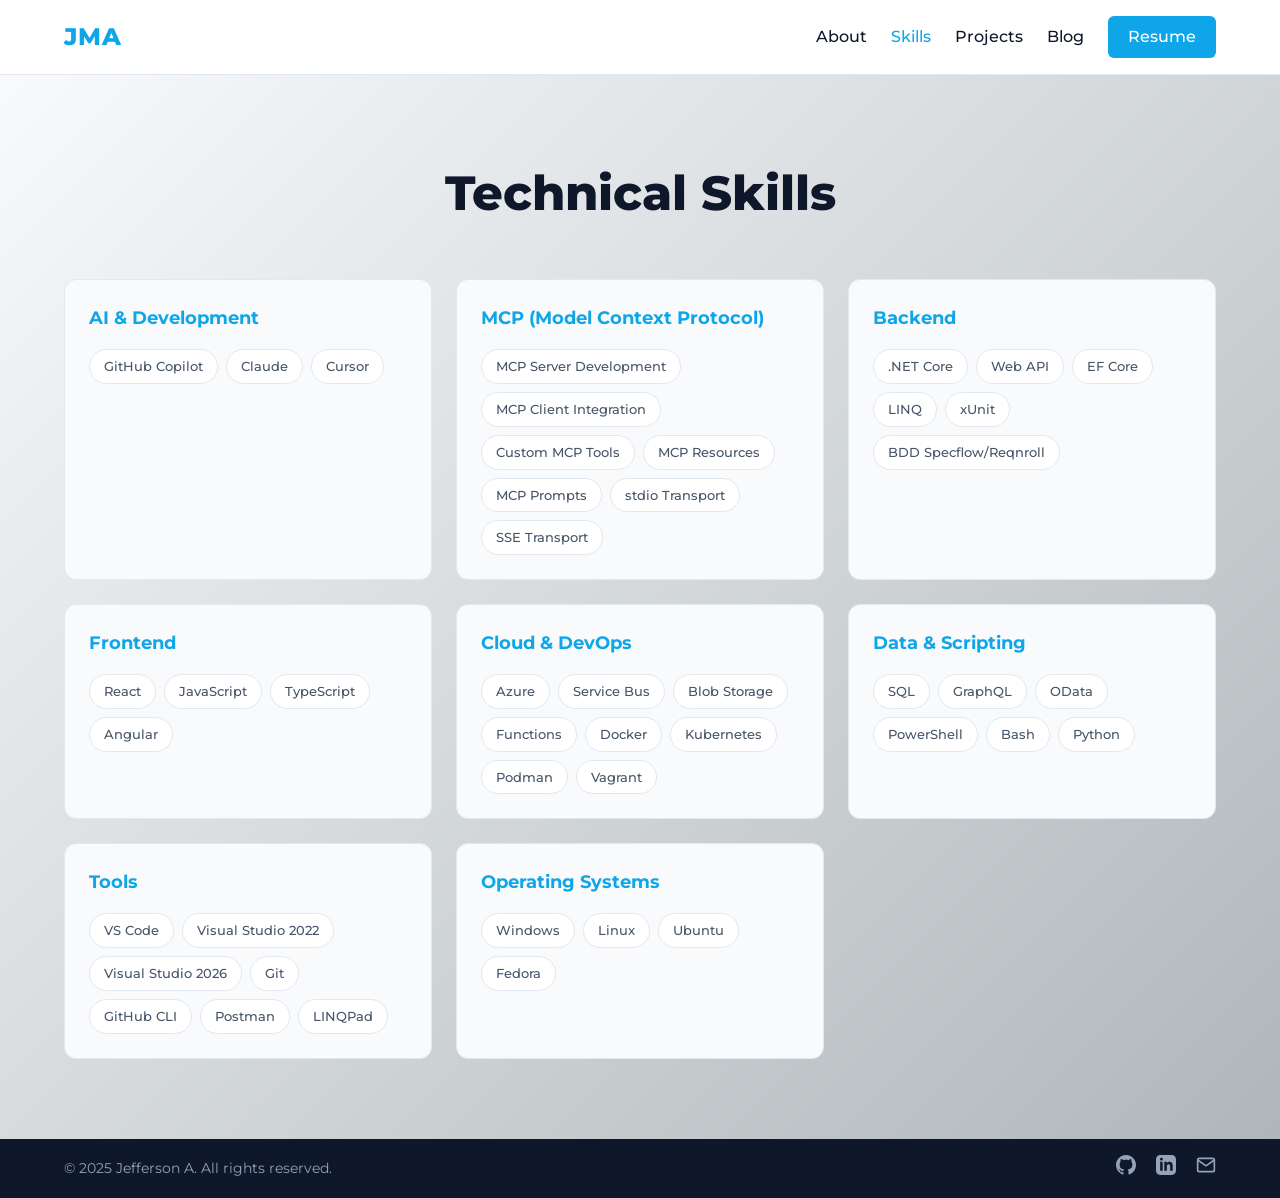
<file: skills.html>
<!DOCTYPE html>
<html lang="en">

<head>
    <meta charset="utf-8" />
    <meta name="viewport" content="width=device-width, initial-scale=1" />
    <title>Skills — Jefferson A</title>
    <meta name="description" content="Technical skills of Jefferson A - Full Stack Engineer" />
    <link rel="preconnect" href="https://fonts.googleapis.com" />
    <link rel="preconnect" href="https://fonts.gstatic.com" crossorigin="anonymous" />
    <link href="https://fonts.googleapis.com/css2?family=Montserrat:ital,wght@0,100..900;1,100..900&display=swap"
        rel="stylesheet" />
    <link rel="stylesheet" href="css/styles.css" />
</head>

<body class="montserrat">
    <!-- Navigation -->
    <nav class="nav" aria-label="Main navigation">
        <div class="nav-container">
            <a href="index.html" class="logo">JMA</a>
            <button class="hamburger" aria-label="Toggle menu" aria-expanded="false">
                <span class="hamburger-line"></span>
                <span class="hamburger-line"></span>
                <span class="hamburger-line"></span>
            </button>
            <div class="nav-links">
                <a href="about.html">About</a>
                <a href="skills.html" style="color: var(--brand);">Skills</a>
                <a href="projects.html">Projects</a>
                <a href="https://joealfa.github.io/blog/" target="_blank" rel="noopener">Blog</a>
                <a href="resume/index.html" class="btn-resume">Resume</a>
            </div>
        </div>
    </nav>

    <!-- Skills Section -->
    <section class="skills-section" aria-label="Technical Skills">
        <div class="container">
            <h1 class="page-title">Technical Skills</h1>
            <div class="skills-grid">
                <div class="skill-category">
                    <h3>AI & Development</h3>
                    <div class="skill-tags">
                        <span class="skill-tag">GitHub Copilot</span>
                        <span class="skill-tag">Claude</span>
                        <span class="skill-tag">Cursor</span>
                    </div>
                </div>
                <div class="skill-category">
                    <h3>MCP (Model Context Protocol)</h3>
                    <div class="skill-tags">
                        <span class="skill-tag">MCP Server Development</span>
                        <span class="skill-tag">MCP Client Integration</span>
                        <span class="skill-tag">Custom MCP Tools</span>
                        <span class="skill-tag">MCP Resources</span>
                        <span class="skill-tag">MCP Prompts</span>
                        <span class="skill-tag">stdio Transport</span>
                        <span class="skill-tag">SSE Transport</span>
                    </div>
                </div>
                <div class="skill-category">
                    <h3>Backend</h3>
                    <div class="skill-tags">
                        <span class="skill-tag">.NET Core</span>
                        <span class="skill-tag">Web API</span>
                        <span class="skill-tag">EF Core</span>
                        <span class="skill-tag">LINQ</span>
                        <span class="skill-tag">xUnit</span>
                        <span class="skill-tag">BDD Specflow/Reqnroll</span>
                    </div>
                </div>
                <div class="skill-category">
                    <h3>Frontend</h3>
                    <div class="skill-tags">
                        <span class="skill-tag">React</span>
                        <span class="skill-tag">JavaScript</span>
                        <span class="skill-tag">TypeScript</span>
                        <span class="skill-tag">Angular</span>
                    </div>
                </div>
                <div class="skill-category">
                    <h3>Cloud & DevOps</h3>
                    <div class="skill-tags">
                        <span class="skill-tag">Azure</span>
                        <span class="skill-tag">Service Bus</span>
                        <span class="skill-tag">Blob Storage</span>
                        <span class="skill-tag">Functions</span>
                        <span class="skill-tag">Docker</span>
                        <span class="skill-tag">Kubernetes</span>
                        <span class="skill-tag">Podman</span>
                        <span class="skill-tag">Vagrant</span>
                    </div>
                </div>
                <div class="skill-category">
                    <h3>Data & Scripting</h3>
                    <div class="skill-tags">
                        <span class="skill-tag">SQL</span>
                        <span class="skill-tag">GraphQL</span>
                        <span class="skill-tag">OData</span>
                        <span class="skill-tag">PowerShell</span>
                        <span class="skill-tag">Bash</span>
                        <span class="skill-tag">Python</span>
                    </div>
                </div>
                <div class="skill-category">
                    <h3>Tools</h3>
                    <div class="skill-tags">
                        <span class="skill-tag">VS Code</span>
                        <span class="skill-tag">Visual Studio 2022</span>
                        <span class="skill-tag">Visual Studio 2026</span>
                        <span class="skill-tag">Git</span>
                        <span class="skill-tag">GitHub CLI</span>
                        <span class="skill-tag">Postman</span>
                        <span class="skill-tag">LINQPad</span>
                    </div>
                </div>
                <div class="skill-category">
                    <h3>Operating Systems</h3>
                    <div class="skill-tags">
                        <span class="skill-tag">Windows</span>
                        <span class="skill-tag">Linux</span>
                        <span class="skill-tag">Ubuntu</span>
                        <span class="skill-tag">Fedora</span>
                    </div>
                </div>
            </div>
        </div>
    </section>

    <!-- Footer -->
    <footer class="footer" aria-label="Footer">
        <div class="container">
            <div class="footer-content">
                <div class="footer-info">
                    <p>&copy; 2025 Jefferson A. All rights reserved.</p>
                </div>
                <div class="footer-links">
                    <a href="https://github.com/joealfa" target="_blank" rel="noopener" aria-label="GitHub Profile">
                        <svg width="20" height="20" viewBox="0 0 24 24" fill="currentColor">
                            <path
                                d="M12 0c-6.626 0-12 5.373-12 12 0 5.302 3.438 9.8 8.207 11.387.599.111.793-.261.793-.577v-2.234c-3.338.726-4.033-1.416-4.033-1.416-.546-1.387-1.333-1.756-1.333-1.756-1.089-.745.083-.729.083-.729 1.205.084 1.839 1.237 1.839 1.237 1.07 1.834 2.807 1.304 3.492.997.107-.775.418-1.305.762-1.604-2.665-.305-5.467-1.334-5.467-5.931 0-1.311.469-2.381 1.236-3.221-.124-.303-.535-1.524.117-3.176 0 0 1.008-.322 3.301 1.23.957-.266 1.983-.399 3.003-.404 1.02.005 2.047.138 3.006.404 2.291-1.552 3.297-1.23 3.297-1.23.653 1.653.242 2.874.118 3.176.77.84 1.235 1.911 1.235 3.221 0 4.609-2.807 5.624-5.479 5.921.43.372.823 1.102.823 2.222v3.293c0 .319.192.694.801.576 4.765-1.589 8.199-6.086 8.199-11.386 0-6.627-5.373-12-12-12z" />
                        </svg>
                    </a>
                    <a href="https://linkedin.com/in/joe-alf" target="_blank" rel="noopener"
                        aria-label="LinkedIn Profile">
                        <svg width="20" height="20" viewBox="0 0 24 24" fill="currentColor">
                            <path
                                d="M19 0h-14c-2.761 0-5 2.239-5 5v14c0 2.761 2.239 5 5 5h14c2.762 0 5-2.239 5-5v-14c0-2.761-2.238-5-5-5zm-11 19h-3v-11h3v11zm-1.5-12.268c-.966 0-1.75-.79-1.75-1.764s.784-1.764 1.75-1.764 1.75.79 1.75 1.764-.783 1.764-1.75 1.764zm13.5 12.268h-3v-5.604c0-3.368-4-3.113-4 0v5.604h-3v-11h3v1.765c1.396-2.586 7-2.777 7 2.476v6.759z" />
                        </svg>
                    </a>
                    <a href="mailto:here@earth.org" aria-label="Email">
                        <svg width="20" height="20" viewBox="0 0 24 24" fill="none" stroke="currentColor"
                            stroke-width="2">
                            <path d="M4 4h16c1.1 0 2 .9 2 2v12c0 1.1-.9 2-2 2H4c-1.1 0-2-.9-2-2V6c0-1.1.9-2 2-2z">
                            </path>
                            <polyline points="22,6 12,13 2,6"></polyline>
                        </svg>
                    </a>
                </div>
            </div>
        </div>
    </footer>

    <script src="js/main.js"></script>
</body>

</html>
</file>
<file: css/styles.css>
:root {
  --bg: #ffffff;
  --ink: #0f172a;
  --muted: #475569;
  --light-gray: #64748b;
  --lighter-gray: #94a3b8;
  --border: #e2e8f0;
  --brand: #0ea5e9;
  --brand-dark: #0284c7;
  --accent: #06b6d4;
  --card-bg: #f8fafc;
  --gradient-start: #0ea5e9;
  --gradient-end: #06b6d4;
}

*,
*::before,
*::after {
  box-sizing: border-box;
}

html {
  scroll-behavior: smooth;
  height: 100%;
}

body {
  margin: 0;
  padding: 0;
  color: var(--ink);
  background: var(--bg);
  line-height: 1.6;
  min-height: 100%;
  display: flex;
  flex-direction: column;
  overflow-x: hidden;
}

.montserrat {
  font-family: "Montserrat", system-ui, -apple-system, "Segoe UI", Roboto, Arial,
    sans-serif;
  font-optical-sizing: auto;
  font-weight: 400;
  font-style: normal;
}

.container {
  max-width: 1200px;
  margin: 0 auto;
  padding: 0 24px;
}

/* Navigation */
.nav {
  position: sticky;
  top: 0;
  background: rgba(255, 255, 255, 0.95);
  backdrop-filter: blur(10px);
  border-bottom: 1px solid var(--border);
  z-index: 1000;
  padding: 16px 0;
}

.nav-container {
  max-width: 1200px;
  margin: 0 auto;
  padding: 0 24px;
  display: flex;
  justify-content: space-between;
  align-items: center;
}

.logo {
  font-size: 24px;
  font-weight: 800;
  color: var(--brand);
  text-decoration: none;
  letter-spacing: 1px;
}

.nav-links {
  display: flex;
  gap: 24px;
  align-items: center;
}

.nav-links a {
  color: var(--ink);
  text-decoration: none;
  font-weight: 500;
  transition: color 0.2s;
}

.nav-links a:hover {
  color: var(--brand);
}

.btn-resume {
  background: var(--brand);
  color: white !important;
  padding: 8px 20px;
  border-radius: 6px;
  font-weight: 600;
  transition: all 0.2s;
}

.btn-resume:hover {
  background: var(--brand-dark);
  transform: translateY(-1px);
  box-shadow: 0 4px 12px rgba(14, 165, 233, 0.3);
}

/* Hamburger Menu */
.hamburger {
  display: none;
  flex-direction: column;
  gap: 5px;
  background: none;
  border: none;
  cursor: pointer;
  padding: 8px;
  z-index: 1001;
}

.hamburger-line {
  width: 25px;
  height: 3px;
  background-color: var(--ink);
  transition: all 0.3s ease;
  border-radius: 2px;
}

.hamburger.active .hamburger-line:nth-child(1) {
  transform: rotate(45deg) translate(8px, 8px);
}

.hamburger.active .hamburger-line:nth-child(2) {
  opacity: 0;
}

.hamburger.active .hamburger-line:nth-child(3) {
  transform: rotate(-45deg) translate(7px, -7px);
}

/* Hero Section */
.hero-section {
  padding: 35px 0 35px;
  background: linear-gradient(135deg, #f8fafc 0%, #e0f2fe 100%);
  flex: 1;
}

.hero-content {
  text-align: center;
  max-width: 800px;
  margin: 0 auto;
}

.hero-title {
  font-size: 48px;
  font-weight: 800;
  margin: 0 0 16px;
  line-height: 1.2;
}

.hero-title .brand {
  color: var(--brand);
}

.hero-subtitle {
  font-size: 20px;
  color: var(--muted);
  margin: 0 0 12px;
  font-weight: 600;
}

.hero-tagline {
  font-size: 18px;
  color: var(--light-gray);
  margin: 0 0 32px;
}

.hero-cta {
  display: flex;
  gap: 16px;
  justify-content: center;
  flex-wrap: wrap;
}

.btn-primary,
.btn-secondary {
  padding: 14px 32px;
  border-radius: 8px;
  text-decoration: none;
  font-weight: 600;
  font-size: 16px;
  transition: all 0.2s;
  display: inline-block;
}

.btn-primary {
  background: linear-gradient(
    135deg,
    var(--gradient-start),
    var(--gradient-end)
  );
  color: white;
  box-shadow: 0 4px 14px rgba(14, 165, 233, 0.3);
}

.btn-primary:hover {
  transform: translateY(-2px);
  box-shadow: 0 6px 20px rgba(14, 165, 233, 0.4);
}

.btn-secondary {
  background: white;
  color: var(--brand);
  border: 2px solid var(--brand);
}

.btn-secondary:hover {
  background: var(--brand);
  color: white;
  transform: translateY(-2px);
}

/* Carousel */
.carousel-container {
  position: relative;
  max-width: 600px;
  margin: 40px auto 0;
  padding: 0;
}

.carousel-wrapper {
  overflow: hidden;
  border-radius: 16px;
  box-shadow: 0 12px 40px rgba(0, 0, 0, 0.15), 0 0 20px rgba(14, 165, 233, 0.2);
  background: white;
  perspective: 1000px;
  cursor: pointer;
  transition: box-shadow 0.3s ease;
  height: 400px;
}

.carousel-wrapper:hover {
  box-shadow: 0 12px 40px rgba(0, 0, 0, 0.15), 0 0 30px rgba(14, 165, 233, 0.4);
}

.carousel-track {
  display: flex;
  transition: transform 0.6s cubic-bezier(0.25, 0.46, 0.45, 0.94);
  transform-style: preserve-3d;
}

.carousel-slide {
  min-width: 100%;
  height: 400px;
  opacity: 0;
  transform: translateX(100%) scale(0.9);
  transition: all 0.6s cubic-bezier(0.25, 0.46, 0.45, 0.94);
  filter: blur(4px) brightness(0.7);
  cursor: pointer;
}

.carousel-slide.active {
  opacity: 1;
  transform: translateX(0) scale(1);
  filter: blur(0) brightness(1);
  animation: glitchIn 0.6s ease-out;
}

@keyframes glitchIn {
  0%,
  100% {
    transform: translateX(0) scale(1);
  }
  10% {
    transform: translateX(-2px) scale(1.01);
  }
  20% {
    transform: translateX(2px) scale(0.99);
  }
  30% {
    transform: translateX(-1px) scale(1);
  }
  40% {
    transform: translateX(1px) scale(1);
  }
  50% {
    transform: translateX(0) scale(1);
  }
}

.carousel-slide img {
  width: 100%;
  height: 100%;
  object-fit: contain;
  display: block;
}

.project-card .carousel-slide img {
  object-fit: contain;
  background: white;
}

.carousel-btn {
  display: none;
}

.carousel-indicators {
  display: flex;
  justify-content: center;
  gap: 12px;
  margin-top: 24px;
}

.indicator {
  width: 12px;
  height: 12px;
  border-radius: 50%;
  border: 2px solid var(--brand);
  background: transparent;
  cursor: pointer;
  transition: all 0.3s ease;
  padding: 0;
}

.indicator:hover {
  background: rgba(14, 165, 233, 0.3);
  transform: scale(1.2);
}

.indicator.active {
  background: var(--brand);
  transform: scale(1.3);
}

/* Section Styling */
section {
  padding: 80px 0;
}

section:not(.hero-section) {
  flex: 1;
  background: linear-gradient(135deg, #f8fafc 0%, #afb6b9 100%);
}

.section-title {
  font-size: 36px;
  font-weight: 800;
  text-align: center;
  margin: 0 0 48px;
  color: var(--ink);
}

/* Skills Section uses default gradient background */

.skills-grid {
  display: grid;
  grid-template-columns: repeat(auto-fit, minmax(280px, 1fr));
  gap: 24px;
}

.skill-category {
  background: var(--card-bg);
  padding: 24px;
  border-radius: 12px;
  border: 1px solid var(--border);
  transition: all 0.3s;
}

.skill-category:hover {
  transform: translateY(-4px);
  box-shadow: 0 8px 24px rgba(0, 0, 0, 0.08);
  border-color: var(--brand);
}

.skill-category h3 {
  font-size: 18px;
  font-weight: 700;
  margin: 0 0 16px;
  color: var(--brand);
}

.skill-tags {
  display: flex;
  flex-wrap: wrap;
  gap: 8px;
}

.skill-tag {
  background: white;
  color: var(--muted);
  padding: 6px 14px;
  border-radius: 20px;
  font-size: 13px;
  font-weight: 500;
  border: 1px solid var(--border);
  transition: all 0.2s;
}

.skill-tag:hover {
  background: var(--brand);
  color: white;
  border-color: var(--brand);
}

/* Projects Section uses default gradient background */

.projects-grid {
  display: grid;
  grid-template-columns: repeat(auto-fit, minmax(340px, 1fr));
  gap: 32px;
}

.project-card {
  background: white;
  border-radius: 16px;
  overflow: hidden;
  box-shadow: 0 4px 16px rgba(0, 0, 0, 0.08);
  transition: all 0.3s;
  display: flex;
  flex-direction: column;
}

.project-card:hover {
  transform: translateY(-8px);
  box-shadow: 0 12px 32px rgba(0, 0, 0, 0.12);
}

.project-image {
  position: relative;
  width: 100%;
  height: 240px;
  background: linear-gradient(
    135deg,
    var(--gradient-start),
    var(--gradient-end)
  );
  overflow: hidden;
}

.project-card .project-image:has(.carousel-container) {
  height: 280px;
  overflow: visible;
}

.project-image .carousel-container {
  background: white;
  height: 100%;
  padding-bottom: 40px;
}

.project-image .carousel-wrapper {
  background: white;
  box-shadow: none;
  height: 240px;
}

.project-image img {
  width: 100%;
  height: 100%;
  object-fit: contain;
  opacity: 0.9;
  transition: all 0.3s;
  background: white;
}

.project-card:hover .project-image img {
  opacity: 1;
  transform: scale(1.05);
}

/* Fine-tune crop for EMS card image to avoid black band */
.project-card .ems-image {
  object-fit: cover;
  object-position: center top;
  transform: translateY(18px);
}

@media (min-width: 1280px) {
  .project-card .ems-image {
    transform: translateY(24px);
  }
}

/* Blog thumbnails (text/icon centered in card image area) */
.blog-thumb {
  display: flex;
  align-items: center;
  justify-content: center;
  gap: 12px;
  height: 100%;
  background: white;
  color: var(--ink);
  font-weight: 700;
}

/* Slightly shorter image area for blog cards */
.blog-list .project-image {
  height: 200px;
}

.project-overlay {
  position: absolute;
  top: 16px;
  right: 16px;
}

.project-status {
  background: rgba(255, 255, 255, 0.95);
  color: var(--brand);
  padding: 6px 14px;
  border-radius: 20px;
  font-size: 12px;
  font-weight: 700;
  text-transform: uppercase;
  letter-spacing: 0.5px;
}

.project-content {
  padding: 24px;
  display: flex;
  flex-direction: column;
  flex: 1;
}

.project-title {
  font-size: 22px;
  font-weight: 700;
  margin: 0 0 12px;
  color: var(--ink);
}

.project-description {
  font-size: 14px;
  line-height: 1.6;
  color: var(--muted);
  margin: 0 0 16px;
}

.project-tech {
  display: flex;
  flex-wrap: wrap;
  gap: 8px;
  margin-bottom: 16px;
}

.tech-badge {
  background: var(--card-bg);
  color: var(--brand);
  padding: 4px 12px;
  border-radius: 16px;
  font-size: 12px;
  font-weight: 600;
  border: 1px solid var(--border);
  display: inline-flex;
  align-items: center;
  gap: 6px;
}

.tech-badge svg {
  flex-shrink: 0;
}

.project-links {
  display: flex;
  gap: 16px;
  padding-top: 16px;
  border-top: 1px solid var(--border);
  margin-top: auto;
}

.project-link {
  display: flex;
  align-items: center;
  gap: 6px;
  color: var(--brand);
  text-decoration: none;
  font-weight: 600;
  font-size: 14px;
  transition: all 0.2s;
}

.project-link:hover {
  color: var(--brand-dark);
  transform: translateX(4px);
}

.project-link svg {
  transition: transform 0.2s;
}

.project-link:hover svg {
  transform: scale(1.1);
}

/* About Section uses default gradient background */

.about-content {
  max-width: 800px;
  margin: 0 auto;
}

.about-text p {
  font-size: 17px;
  line-height: 1.8;
  color: var(--muted);
  margin: 0 0 24px;
}

/* About Page */
.about-page {
  padding: 100px 0 80px;
  background: linear-gradient(135deg, #f8fafc 0%, #e0f2fe 100%);
  min-height: 70vh;
}

.page-title {
  font-size: 48px;
  font-weight: 800;
  text-align: center;
  margin: 0 0 48px;
  color: var(--ink);
}

.about-page .about-content {
  max-width: 900px;
  margin: 0 auto;
  display: grid;
  gap: 48px;
}

.about-highlights {
  background: var(--card-bg);
  padding: 32px;
  border-radius: 16px;
  border: 1px solid var(--border);
}

.about-highlights h2 {
  font-size: 24px;
  font-weight: 700;
  margin: 0 0 16px;
  color: var(--brand);
}

.about-highlights ul {
  margin: 0 0 32px;
  padding-left: 24px;
}

.about-highlights li {
  font-size: 16px;
  line-height: 1.8;
  color: var(--muted);
  margin: 8px 0;
}

.about-highlights p {
  font-size: 16px;
  line-height: 1.8;
  color: var(--muted);
  margin: 0 0 24px;
}

.contact-links {
  display: flex;
  gap: 16px;
  flex-wrap: wrap;
  margin-top: 24px;
}

.contact-btn {
  display: inline-flex;
  align-items: center;
  gap: 8px;
  padding: 12px 24px;
  background: var(--brand);
  color: white;
  text-decoration: none;
  border-radius: 8px;
  font-weight: 600;
  font-size: 14px;
  transition: all 0.2s;
}

.contact-btn:hover {
  background: var(--brand-dark);
  transform: translateY(-2px);
  box-shadow: 0 4px 12px rgba(14, 165, 233, 0.3);
}

/* Footer */
.footer {
  background: var(--ink);
  color: white;
  padding: 16px 0;
}

/* Modal */
.modal {
  display: none;
  position: fixed;
  z-index: 2000;
  left: 0;
  top: 0;
  width: 100%;
  height: 100%;
  background-color: rgba(0, 0, 0, 0.9);
  overflow: auto;
}

.modal.active {
  display: flex;
  align-items: center;
  justify-content: center;
}

.modal-content {
  position: relative;
  background-color: white;
  margin: auto;
  padding: 32px;
  width: 90%;
  max-width: 1000px;
  border-radius: 16px;
  box-shadow: 0 8px 32px rgba(0, 0, 0, 0.3);
}

.modal-close {
  position: absolute;
  top: 16px;
  right: 24px;
  color: var(--muted);
  font-size: 36px;
  font-weight: 300;
  cursor: pointer;
  transition: color 0.2s;
  line-height: 1;
}

.modal-close:hover {
  color: var(--ink);
}

.modal-title {
  margin: 0 0 24px;
  font-size: 28px;
  font-weight: 700;
  color: var(--ink);
}

.modal .carousel-container {
  max-width: 100%;
  margin: 0;
}

.modal .carousel-wrapper {
  height: 500px;
}

.modal .carousel-slide {
  height: 500px;
}

.modal .carousel-slide img {
  width: 100%;
  height: 100%;
  object-fit: contain;
  background: white;
}

.footer-content {
  display: flex;
  justify-content: space-between;
  align-items: center;
  flex-wrap: wrap;
  gap: 24px;
}

.footer-info p {
  margin: 0;
  color: var(--lighter-gray);
  font-size: 14px;
}

.footer-links {
  display: flex;
  gap: 20px;
}

.footer-links a {
  color: var(--lighter-gray);
  transition: all 0.2s;
}

.footer-links a:hover {
  color: var(--brand);
  transform: translateY(-2px);
}

/* Responsive */
@media (max-width: 768px) {
  .hero-section {
    padding: 80px 0 60px;
  }

  .hero-title {
    font-size: 36px;
  }

  .hero-subtitle {
    font-size: 18px;
  }

  .carousel-container {
    padding: 0;
    margin-top: 32px;
  }

  .carousel-wrapper {
    height: 250px;
  }

  .carousel-slide {
    height: 250px;
  }

  .carousel-btn {
    width: 40px;
    height: 40px;
  }

  .section-title {
    font-size: 28px;
  }

  .projects-grid {
    grid-template-columns: 1fr;
  }

  .skills-grid {
    grid-template-columns: 1fr;
  }

  .footer-content {
    flex-direction: column;
    text-align: center;
  }

  /* Mobile Navigation */
  .hamburger {
    display: flex;
  }

  .nav-links {
    position: fixed;
    top: 0;
    right: 0;
    height: 100vh;
    width: 70%;
    max-width: 300px;
    background: rgba(255, 255, 255, 0.98);
    backdrop-filter: blur(10px);
    flex-direction: column;
    justify-content: flex-start;
    align-items: flex-start;
    padding: 80px 32px 32px;
    gap: 24px;
    box-shadow: -4px 0 20px rgba(0, 0, 0, 0.1);
    transform: translateX(100%);
    visibility: hidden;
    transition: transform 0.3s ease, visibility 0s 0.3s;
    z-index: 1000;
  }

  .nav-links.active {
    transform: translateX(0);
    visibility: visible;
    transition: transform 0.3s ease, visibility 0s 0s;
  }

  .nav-links a {
    width: 100%;
    padding: 12px 0;
    font-size: 18px;
    border-bottom: 1px solid var(--border);
  }

  .nav-links a:last-child {
    border-bottom: none;
  }

  .btn-resume {
    width: 100%;
    text-align: center;
    margin-top: 16px;
  }
}

@media (max-width: 480px) {
  .hero-title {
    font-size: 28px;
  }

  .hero-cta {
    flex-direction: column;
    width: 100%;
  }

  .btn-primary,
  .btn-secondary {
    width: 100%;
  }
}
</file>
<file: resume/style/style.css>
:root {
  --bg: #ffffff;
  --ink: #0f172a;
  --muted: #475569;
  --light-gray: #64748b;
  --lighter-gray: #94a3b8;
  --border: #e2e8f0;
  --brand: #0ea5e9;
  --brand-dark: #0284c7;
  --accent: #06b6d4;
  --card-bg: #f8fafc;
  --sidebar-bg: #f8fafc;
  --line: #e2e8f0;
  --heading: #0ea5e9;
}

*,
*::before,
*::after {
  box-sizing: border-box;
}

html,
body {
  height: 100%;
}

body {
  margin: 0;
  color: var(--ink);
  background: var(--bg);
  line-height: 1.6;
  overflow-x: hidden;
}

/* Montserrat font utility (adapted from provided snippet) */
.montserrat {
  font-family: "Montserrat", system-ui, -apple-system, "Segoe UI", Roboto, Arial,
    sans-serif;
  font-optical-sizing: auto;
  font-weight: 400;
  font-style: normal;
}

.container {
  max-width: 1200px;
  margin: 0 auto;
  padding: 0 24px;
}

/* Navigation */
.nav {
  position: sticky;
  top: 0;
  background: rgba(255, 255, 255, 0.95);
  backdrop-filter: blur(10px);
  border-bottom: 1px solid var(--border);
  z-index: 1000;
  padding: 16px 0;
}

.nav-container {
  max-width: 1200px;
  margin: 0 auto;
  padding: 0 24px;
  display: flex;
  justify-content: space-between;
  align-items: center;
}

.logo {
  font-size: 24px;
  font-weight: 800;
  color: var(--brand);
  text-decoration: none;
  letter-spacing: 1px;
}

.nav-links {
  display: flex;
  gap: 24px;
  align-items: center;
}

.nav-links a {
  color: var(--ink);
  text-decoration: none;
  font-weight: 500;
  transition: color 0.2s;
}

.nav-links a:hover {
  color: var(--brand);
}

.btn-resume {
  background: var(--brand);
  color: white !important;
  padding: 8px 20px;
  border-radius: 6px;
  font-weight: 600;
  transition: all 0.2s;
}

.btn-resume:hover {
  background: var(--brand-dark);
  transform: translateY(-1px);
  box-shadow: 0 4px 12px rgba(14, 165, 233, 0.3);
}

.btn-resume.active {
  background: var(--brand-dark);
}

/* Hamburger Menu */
.hamburger {
  display: none;
  flex-direction: column;
  gap: 5px;
  background: none;
  border: none;
  cursor: pointer;
  padding: 8px;
  z-index: 1001;
}

.hamburger-line {
  width: 25px;
  height: 3px;
  background-color: var(--ink);
  transition: all 0.3s ease;
  border-radius: 2px;
}

.hamburger.active .hamburger-line:nth-child(1) {
  transform: rotate(45deg) translate(8px, 8px);
}

.hamburger.active .hamburger-line:nth-child(2) {
  opacity: 0;
}

.hamburger.active .hamburger-line:nth-child(3) {
  transform: rotate(-45deg) translate(7px, -7px);
}

.page {
  max-width: 980px;
  margin: 0 auto;
  padding: 40px 20px 80px;
}

/* Header */
.hero {
  border-bottom: 2px solid var(--brand);
  padding-bottom: 20px;
  margin-bottom: 32px;
  position: relative;
}

.hero-name {
  font-size: 34px;
  font-weight: 800;
  letter-spacing: 0.4px;
}

.hero-name .brand {
  color: var(--brand);
}

.hero-role {
  color: var(--muted);
  font-weight: 700;
  letter-spacing: 1px;
  text-transform: uppercase;
}

/* Columns */
.columns {
  display: grid;
  grid-template-columns: 290px 1fr;
  gap: 24px;
}

.sidebar {
  background: var(--sidebar-bg);
  border: 1px solid var(--border);
  padding: 24px;
  border-radius: 12px;
  text-align: right;
  box-shadow: 0 2px 8px rgba(0, 0, 0, 0.04);
}

.main {
  min-width: 0;
}

/* Typography & utilities */
h2 {
  font-size: 16px;
  text-transform: uppercase;
  letter-spacing: 1.2px;
  color: var(--heading);
  margin: 18px 0 8px;
}

h3 {
  font-size: 16px;
  margin: 0;
  color: var(--accent);
}

.muted {
  color: var(--muted);
}

.stack {
  display: grid;
  gap: 2px;
}

.sidebar .stack {
  justify-items: end;
}

.row {
  display: flex;
  justify-content: space-between;
  align-items: baseline;
  gap: 12px;
  flex-wrap: wrap;
}

ul {
  margin: 8px 0 0 18px;
}

li {
  margin: 1px 0;
}

.small {
  font-size: 13px;
}

.pillset {
  display: flex;
  flex-wrap: wrap;
  gap: 2px;
  margin-top: 2px;
}

.sidebar .pillset {
  justify-content: flex-end;
}

.pill {
  background: white;
  border: 1px solid var(--border);
  padding: 4px 10px;
  border-radius: 999px;
  font-size: 12px;
  color: var(--muted);
  transition: all 0.2s;
}

.pill:hover {
  background: var(--brand);
  color: white;
  border-color: var(--brand);
}

address {
  font-style: normal;
}

.sidebar h2 {
  text-align: right;
}

.sidebar ul {
  list-style: none;
  padding-left: 0;
  margin-left: 0;
}

a {
  color: inherit;
  text-decoration: none;
}

a:hover {
  color: var(--brand);
  text-decoration: underline;
}

/* Footer */
.footer {
  background: var(--ink);
  color: white;
  padding: 16px 0;
}

.footer-content {
  display: flex;
  justify-content: space-between;
  align-items: center;
  flex-wrap: wrap;
  gap: 24px;
}

.footer-info p {
  margin: 0;
  color: var(--lighter-gray);
  font-size: 14px;
}

.footer-links {
  display: flex;
  gap: 20px;
}

.footer-links a {
  color: var(--lighter-gray);
  transition: all 0.2s;
  text-decoration: none;
}

.footer-links a:hover {
  color: var(--brand);
  transform: translateY(-2px);
  text-decoration: none;
}

/* Experience cards */
.exp {
  padding: 8px 0;
}

.exp + .exp {
  border-top: 1px solid var(--line);
  margin-top: 12px;
}

.exp p {
  font-size: 14px;
}

/* Responsive */
@media (max-width: 860px) {
  .columns {
    grid-template-columns: 1fr;
  }

  .sidebar {
    order: 2;
    text-align: left;
  }

  .sidebar .stack {
    justify-items: start;
  }

  .sidebar .pillset {
    justify-content: flex-start;
  }

  .sidebar h2 {
    text-align: left;
  }

  .main {
    order: 1;
  }

  .hero-name {
    font-size: 28px;
  }

  /* Mobile Navigation */
  .hamburger {
    display: flex;
  }

  .nav-links {
    position: fixed;
    top: 0;
    right: 0;
    height: 100vh;
    width: 70%;
    max-width: 300px;
    background: rgba(255, 255, 255, 0.98);
    backdrop-filter: blur(10px);
    flex-direction: column;
    justify-content: flex-start;
    align-items: flex-start;
    padding: 80px 32px 32px;
    gap: 24px;
    box-shadow: -4px 0 20px rgba(0, 0, 0, 0.1);
    transform: translateX(100%);
    visibility: hidden;
    transition: transform 0.3s ease, visibility 0s 0.3s;
    z-index: 1000;
  }

  .nav-links.active {
    transform: translateX(0);
    visibility: visible;
    transition: transform 0.3s ease, visibility 0s 0s;
  }

  .nav-links a {
    width: 100%;
    padding: 12px 0;
    font-size: 18px;
    border-bottom: 1px solid var(--border);
  }

  .nav-links a:last-child {
    border-bottom: none;
  }

  .btn-resume {
    width: 100%;
    text-align: center;
    margin-top: 16px;
  }

  .footer-content {
    flex-direction: column;
    text-align: center;
  }
}

@media (max-width: 480px) {
  .page {
    padding: 24px 16px 60px;
  }

  .hero-name {
    font-size: 24px;
  }
}

/* Print */
@media print {
  body {
    -webkit-print-color-adjust: exact;
    print-color-adjust: exact;
  }

  .page {
    max-width: none;
    padding: 0.5in;
  }

  a {
    text-decoration: none;
  }

  .sidebar {
    -webkit-box-shadow: none;
    box-shadow: none;
  }
}
</file>
